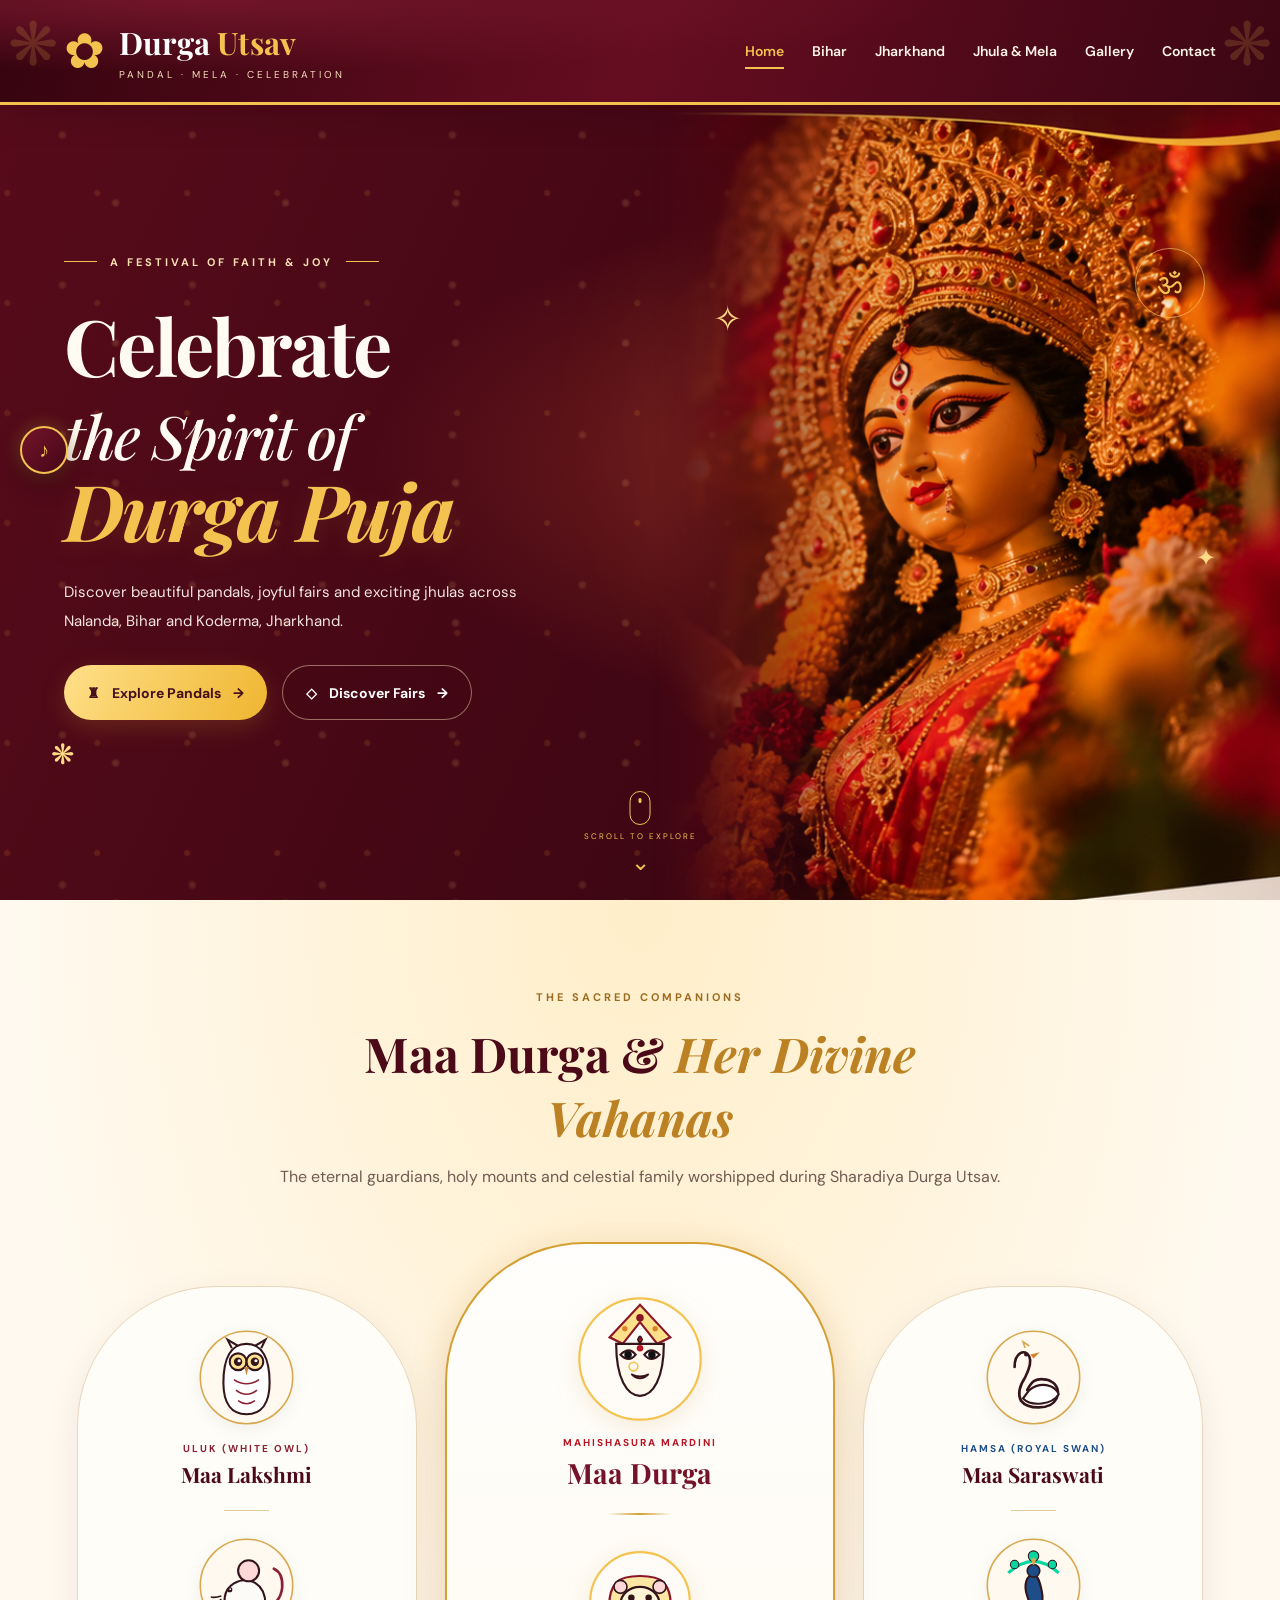
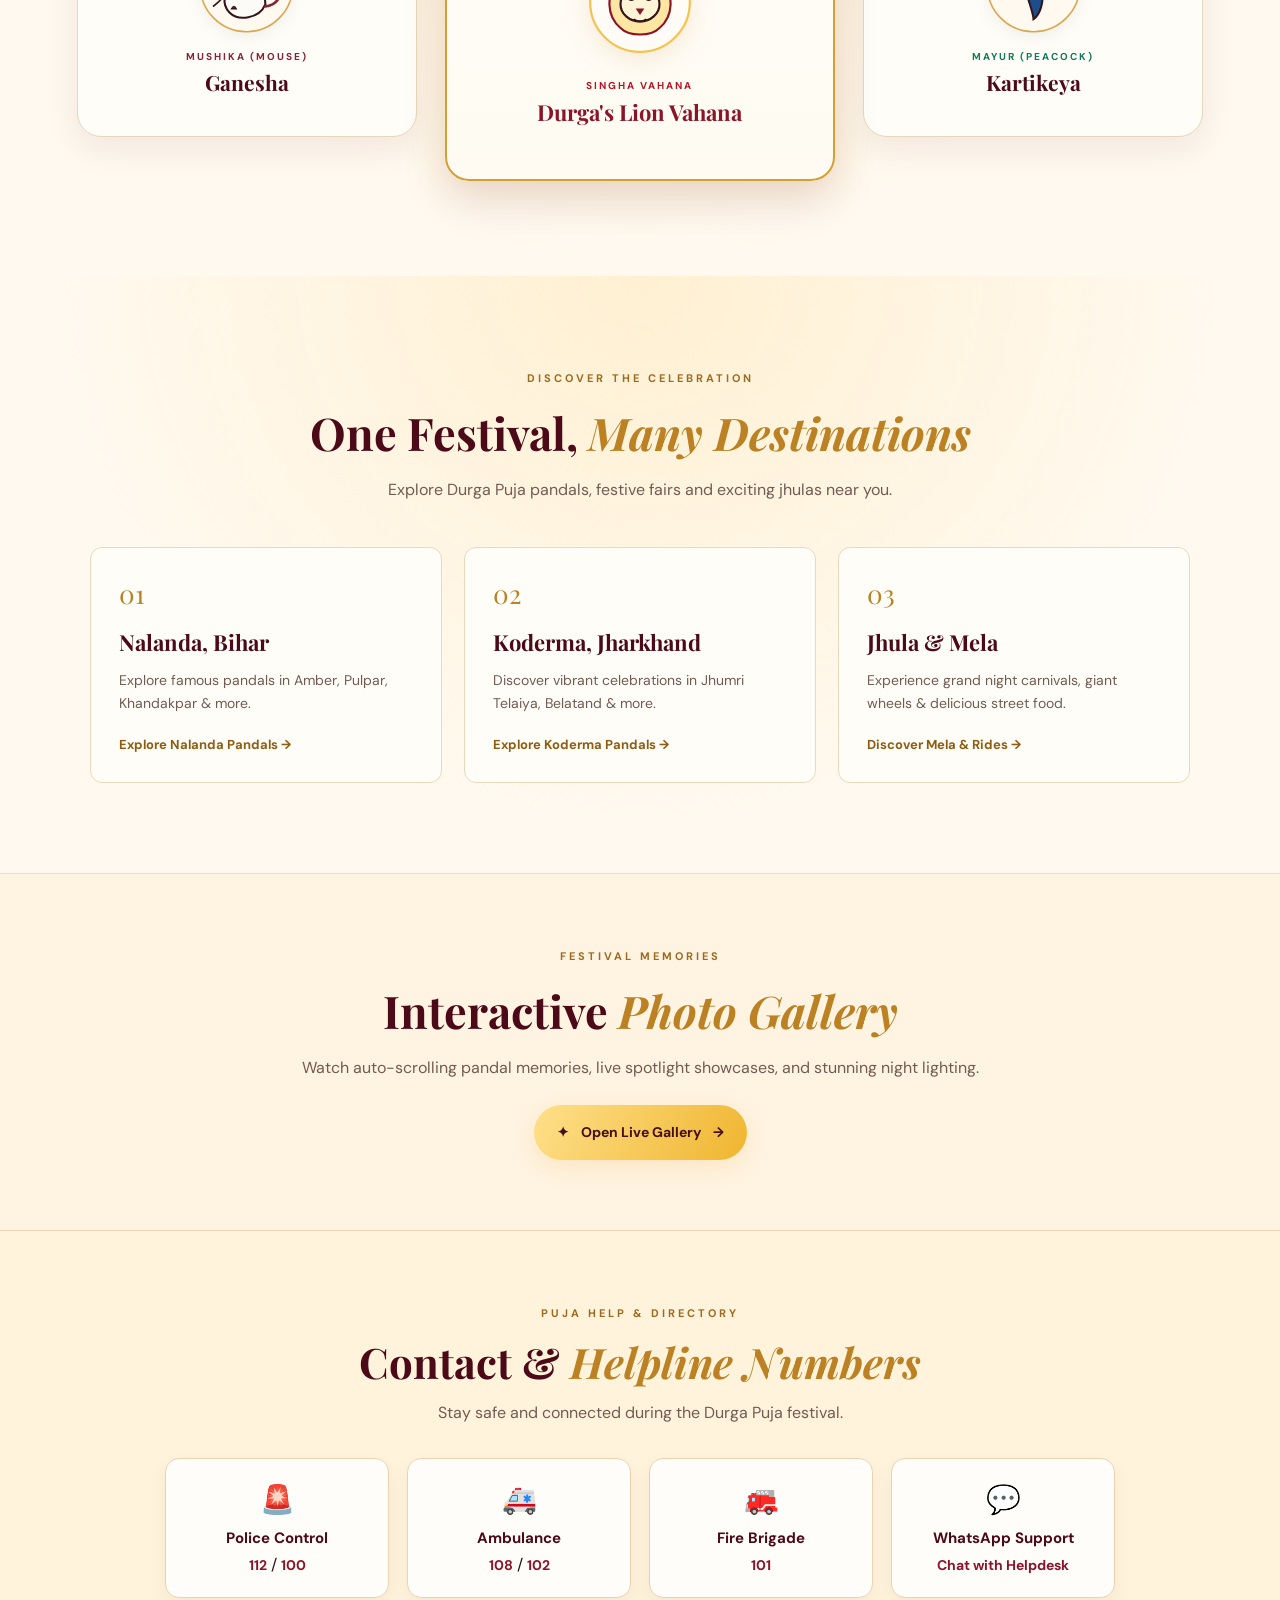
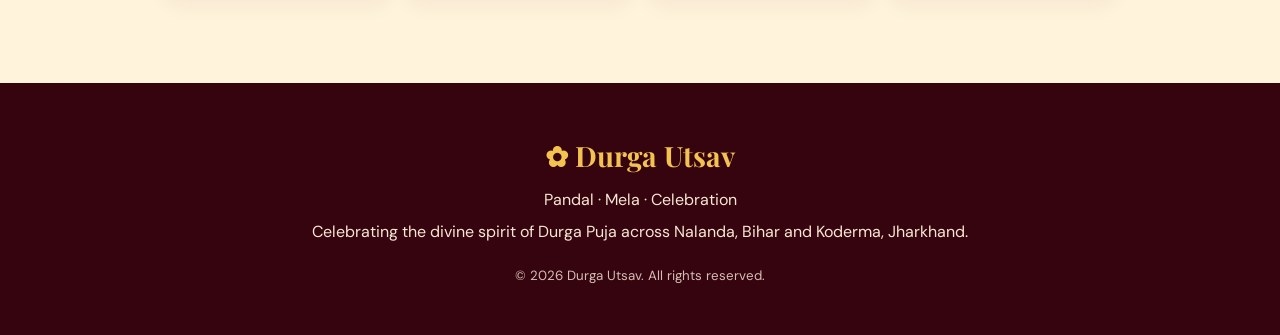
<file: index.html>
<!DOCTYPE html>
<html lang="en">
<head>
    <meta charset="UTF-8">
    <meta name="viewport" content="width=device-width, initial-scale=1.0">
    <title>Durga Utsav | Pandal • Mela • Celebration</title>

    <link rel="preconnect" href="https://fonts.googleapis.com">
    <link href="https://fonts.googleapis.com/css2?family=DM+Sans:wght@400;500;600;700&family=Playfair+Display:wght@500;600;700;800&display=swap" rel="stylesheet">

    <link rel="stylesheet" href="style.css">
</head>
<body>

    <!-- FLOATING MUSIC BUTTON (Persists across pages) -->
    <button class="floating-music-btn" id="musicToggle" aria-label="Toggle festive music" title="Play / Pause Festive Song">
        <span class="music-icon">♪</span>
    </button>
    <!-- Background Audio element: Place your mp3 at audio/song.mp3 -->
    <audio id="bgAudio" src="WhatsApp Audio 2026-10-17 at 12.46.02 PM.mpeg" loop preload="auto" ></audio>

    <!-- NAVBAR -->
    <header class="navbar">
        <a href="index.html" class="logo">
            <span class="logo-flower">✿</span>
            <span class="logo-text">
                <span class="logo-name">Durga <b>Utsav</b></span>
                <small>PANDAL · MELA · CELEBRATION</small>
            </span>
        </a>

        <button class="menu-toggle" id="menuToggle"
                aria-label="Toggle navigation"
                aria-expanded="false">
            ☰
        </button>

        <nav class="nav-links" id="navLinks">
            <a href="index.html" class="active">Home</a>

            <div class="dropdown">
                <a href="nalanda.html" class="drop-link">Bihar </a>
                <!-- <div class="dropdown-menu">
                    <a href="nalanda.html">Nalanda</a>
                    <a href="#destinations">Other Areas</a>
                </div> -->
            </div>

            <div class="dropdown">
                <a href="koderma.html" class="drop-link">Jharkhand </a>
                <!-- <div class="dropdown-menu">
                    <a href="koderma.html">Koderma</a>
                    <a href="#destinations">Other Areas</a>
                </div> -->
            </div>

            <a href="mela.html">Jhula &amp; Mela</a>
            <a href="gallery.html">Gallery</a>
            <a href="#contact">Contact</a>
        </nav>
    </header>

    <!-- HERO SECTION -->
    <main>
        <section class="hero">

            <div class="hero-glow"></div>
            <div class="decor decor-one">✧</div>
            <div class="decor decor-two">✦</div>
            <div class="decor decor-three">❋</div>

            <div class="hero-content">
                <div class="eyebrow">
                    <span></span>
                    A FESTIVAL OF FAITH &amp; JOY
                    <span></span>
                </div>

                <h1>
                    Celebrate<br>
                    <em>the Spirit of</em><br>
                    <span class="gold-text">Durga Puja</span>
                </h1>

                <p class="hero-description">
                    Discover beautiful pandals, joyful fairs and
                    exciting jhulas across Nalanda, Bihar and
                    Koderma, Jharkhand.
                </p>

                <div class="hero-buttons">
                    <a href="nalanda.html" class="btn btn-primary">
                        <span>♜</span> Explore Pandals <span>→</span>
                    </a>

                    <a href="mela.html" class="btn btn-outline">
                        <span>◇</span> Discover Fairs <span>→</span>
                    </a>
                </div>
            </div>

            <!-- MAA DURGA IMAGE -->
            <div class="hero-image">
                <div class="image-frame">
                    <img
                        src="durga.png"
                        alt="Beautiful Maa Durga idol decorated for Durga Puja"
                        onerror="this.src='images/durga-idol.jpg'"
                    >
                </div>
                <div class="image-decoration">ॐ</div>
            </div>

            <a href="#vahanas" class="scroll-down" aria-label="Scroll down">
                <span></span>
                <small>SCROLL TO EXPLORE</small>
                <b>⌄</b>
            </a>
        </section>

        <!-- DIVINE VAHANAS & DEITIES SECTION (Screenshot ke anusaar) -->
        <section class="vahanas-section" id="vahanas">
            <div class="vahanas-header">
                <span class="section-label">THE SACRED COMPANIONS</span>
                <h2>Maa Durga &amp; <span>Her Divine Vahanas</span></h2>
                <p>The eternal guardians, holy mounts and celestial family worshipped during Sharadiya Durga Utsav.</p>
            </div>

            <div class="vahanas-container">

                <!-- LEFT CARD: MAA LAKSHMI (OWL) & GANESHA (MOUSE) -->
                <article class="vahana-card left-card">
                    <div class="vahana-item">
                        <div class="vahana-art">
                            <svg viewBox="0 0 100 100" class="folk-svg" aria-hidden="true">
                                <circle cx="50" cy="50" r="44" fill="#fff9f0" stroke="#d8a84e" stroke-width="1.5"/>
                                <path d="M50 18 C35 18 28 32 28 55 C28 75 36 85 50 85 C64 85 72 75 72 55 C72 32 65 18 50 18 Z" fill="#ffffff" stroke="#33151b" stroke-width="2"/>
                                <path d="M38 52 Q50 60 62 52" stroke="#8b2234" stroke-width="1.5" fill="none"/>
                                <path d="M40 62 Q50 70 60 62" stroke="#8b2234" stroke-width="1.5" fill="none"/>
                                <path d="M42 72 Q50 78 58 72" stroke="#8b2234" stroke-width="1.5" fill="none"/>
                                <circle cx="42" cy="35" r="8" fill="#ffe394" stroke="#33151b" stroke-width="2"/>
                                <circle cx="42" cy="35" r="4" fill="#33151b"/>
                                <circle cx="43" cy="34" r="1.5" fill="#ffffff"/>
                                <circle cx="58" cy="35" r="8" fill="#ffe394" stroke="#33151b" stroke-width="2"/>
                                <circle cx="58" cy="35" r="4" fill="#33151b"/>
                                <circle cx="59" cy="34" r="1.5" fill="#ffffff"/>
                                <path d="M48 40 L52 40 L50 48 Z" fill="#d9822b"/>
                                <path d="M36 22 L32 14 L42 20" stroke="#33151b" stroke-width="2" fill="none"/>
                                <path d="M64 22 L68 14 L58 20" stroke="#33151b" stroke-width="2" fill="none"/>
                            </svg>
                        </div>
                        <span class="vahana-sub">ULUK (WHITE OWL)</span>
                        <h3>Maa Lakshmi</h3>
                    </div>

                    <div class="vahana-divider"></div>

                    <div class="vahana-item">
                        <div class="vahana-art">
                            <svg viewBox="0 0 100 100" class="folk-svg" aria-hidden="true">
                                <circle cx="50" cy="50" r="44" fill="#fff9f0" stroke="#d8a84e" stroke-width="1.5"/>
                                <path d="M68 68 C68 48 52 40 38 48 C28 54 26 68 34 76 C42 84 62 82 68 68 Z" fill="#fcfbf7" stroke="#33151b" stroke-width="2"/>
                                <circle cx="52" cy="36" r="10" fill="#ffd8d8" stroke="#33151b" stroke-width="2"/>
                                <circle cx="34" cy="54" r="2.5" fill="#33151b"/>
                                <circle cx="34.5" cy="53.5" r="0.8" fill="#fff"/>
                                <path d="M26 60 Q20 62 16 61" stroke="#33151b" stroke-width="1.5" fill="none"/>
                                <path d="M26 63 Q21 68 18 70" stroke="#33151b" stroke-width="1.5" fill="none"/>
                                <path d="M68 70 Q82 68 84 52 Q85 38 76 34" stroke="#8b2234" stroke-width="2.5" fill="none" stroke-linecap="round"/>
                                <path d="M36 72 Q38 68 40 72 Z" fill="#ffbe2e" stroke="#33151b" stroke-width="1.5"/>
                            </svg>
                        </div>
                        <span class="vahana-sub">MUSHIKA (MOUSE)</span>
                        <h3>Ganesha</h3>
                    </div>
                </article>

                <!-- CENTER CARD: MAA DURGA & SINGHA VAHANA -->
                <article class="vahana-card center-card">
                    <div class="vahana-item">
                        <div class="vahana-art main-deity">
                            <svg viewBox="0 0 120 120" class="folk-svg-large" aria-hidden="true">
                                <circle cx="60" cy="60" r="56" fill="#fffcf7" stroke="#f4c34f" stroke-width="2"/>
                                <path d="M32 40 L60 10 L88 40 L76 46 L60 26 L44 46 Z" fill="#ffe08a" stroke="#8b1528" stroke-width="2"/>
                                <circle cx="60" cy="22" r="3.5" fill="#8b1528"/>
                                <circle cx="46" cy="32" r="2.5" fill="#d9822b"/>
                                <circle cx="74" cy="32" r="2.5" fill="#d9822b"/>
                                <path d="M38 46 C38 78 48 94 60 94 C72 94 82 78 82 46 Z" fill="#fff8ed" stroke="#33151b" stroke-width="2"/>
                                <path d="M42 56 Q50 48 56 56 Q50 64 42 56 Z" fill="#ffffff" stroke="#33151b" stroke-width="2"/>
                                <circle cx="49" cy="56" r="3.5" fill="#111"/>
                                <path d="M64 56 Q70 48 78 56 Q70 64 64 56 Z" fill="#ffffff" stroke="#33151b" stroke-width="2"/>
                                <circle cx="71" cy="56" r="3.5" fill="#111"/>
                                <path d="M58 42 Q60 36 62 42 Q60 48 58 42 Z" fill="#b81424" stroke="#33151b" stroke-width="1.5"/>
                                <circle cx="60" cy="50" r="3" fill="#b81424"/>
                                <circle cx="54" cy="67" r="4" stroke="#f4c34f" stroke-width="1.5" fill="none"/>
                                <path d="M52 74 Q60 78 68 74 Q60 82 52 74 Z" fill="#c41e3a" stroke="#33151b" stroke-width="1.5"/>
                            </svg>
                        </div>
                        <span class="vahana-sub red-sub">MAHISHASURA MARDINI</span>
                        <h3 class="main-title">Maa Durga</h3>
                    </div>

                    <div class="vahana-divider gold-div"></div>

                    <div class="vahana-item">
                        <div class="vahana-art main-vahana">
                            <svg viewBox="0 0 120 100" class="folk-svg-large" aria-hidden="true">
                                <circle cx="60" cy="50" r="46" fill="#fffcf7" stroke="#f4c34f" stroke-width="2"/>
                                <path d="M38 32 C30 42 28 62 42 74 C50 82 70 82 78 74 C92 62 90 42 82 32 C74 24 46 24 38 32 Z" fill="#ffe7a3" stroke="#8b1528" stroke-width="2"/>
                                <ellipse cx="60" cy="52" rx="18" ry="16" fill="#fff5d6" stroke="#33151b" stroke-width="2"/>
                                <circle cx="52" cy="46" r="3" fill="#33151b"/>
                                <circle cx="68" cy="46" r="3" fill="#33151b"/>
                                <path d="M56 56 L64 56 L60 62 Z" fill="#8b1528"/>
                                <path d="M54 66 Q60 70 66 66" stroke="#33151b" stroke-width="2" fill="none"/>
                                <circle cx="42" cy="36" r="6" fill="#ffd8d8" stroke="#33151b" stroke-width="1.5"/>
                                <circle cx="78" cy="36" r="6" fill="#ffd8d8" stroke="#33151b" stroke-width="1.5"/>
                            </svg>
                        </div>
                        <span class="vahana-sub red-sub">SINGHA VAHANA</span>
                        <h3 class="highlight-text">Durga's Lion Vahana</h3>
                    </div>
                </article>

                <!-- RIGHT CARD: MAA SARASWATI (SWAN) & KARTIKEYA (PEACOCK) -->
                <article class="vahana-card right-card">
                    <div class="vahana-item">
                        <div class="vahana-art">
                            <svg viewBox="0 0 100 100" class="folk-svg" aria-hidden="true">
                                <circle cx="50" cy="50" r="44" fill="#fff9f0" stroke="#d8a84e" stroke-width="1.5"/>
                                <path d="M32 40 C32 26 42 22 46 30 C48 34 46 42 42 50 C38 56 34 64 38 72 C44 80 66 82 72 70 C76 60 70 54 62 52 C52 50 48 54 44 62" fill="none" stroke="#33151b" stroke-width="2.5" stroke-linecap="round"/>
                                <path d="M40 70 C48 78 68 76 74 66 C70 56 56 54 46 62 Z" fill="#ffffff" stroke="#33151b" stroke-width="2"/>
                                <path d="M47 28 L56 26 L50 32 Z" fill="#d9822b"/>
                                <circle cx="43" cy="28" r="2" fill="#33151b"/>
                                <path d="M42 22 L40 16 L46 20" stroke="#d8a84e" stroke-width="1.5" fill="none"/>
                            </svg>
                        </div>
                        <span class="vahana-sub blue-sub">HAMSA (ROYAL SWAN)</span>
                        <h3>Maa Saraswati</h3>
                    </div>

                    <div class="vahana-divider"></div>

                    <div class="vahana-item">
                        <div class="vahana-art">
                            <svg viewBox="0 0 100 100" class="folk-svg" aria-hidden="true">
                                <circle cx="50" cy="50" r="44" fill="#fff9f0" stroke="#d8a84e" stroke-width="1.5"/>
                                <path d="M26 38 Q50 16 74 38" stroke="#06d6a0" stroke-width="3" fill="none"/>
                                <circle cx="32" cy="30" r="4" fill="#06d6a0" stroke="#33151b" stroke-width="1"/>
                                <circle cx="50" cy="22" r="5" fill="#06d6a0" stroke="#33151b" stroke-width="1"/>
                                <circle cx="68" cy="30" r="4" fill="#06d6a0" stroke="#33151b" stroke-width="1"/>
                                <path d="M50 40 C44 40 40 48 44 60 C46 66 50 78 50 82 C56 78 60 66 58 56 C56 46 54 40 50 40 Z" fill="#1d4e89" stroke="#33151b" stroke-width="2"/>
                                <circle cx="50" cy="36" r="6" fill="#1d4e89" stroke="#33151b" stroke-width="1.5"/>
                                <path d="M50 30 L48 24 M50 30 L50 23 M50 30 L52 24" stroke="#d8a84e" stroke-width="1.5"/>
                            </svg>
                        </div>
                        <span class="vahana-sub green-sub">MAYUR (PEACOCK)</span>
                        <h3>Kartikeya</h3>
                    </div>
                </article>

            </div>
        </section>

        <!-- EXPLORE DESTINATIONS SECTION -->
        <section class="welcome" id="destinations">
            <span class="section-label">DISCOVER THE CELEBRATION</span>
            <h2>One Festival, <span>Many Destinations</span></h2>
            <p>Explore Durga Puja pandals, festive fairs and exciting jhulas near you.</p>

            <!-- Search box with live filter
            <label class="search-box">
                <span aria-hidden="true">⌕</span>
                <input
                    type="search"
                    id="homeSearch"
                    placeholder="Search Nalanda, Koderma, Mela..."
                    aria-label="Search festival destinations"
                >
            </label> -->

            <div class="place-grid" id="homePlaceGrid">
                <article class="place-card" id="nalanda" data-search="nalanda bihar pandal celebration">
                    <span>01</span>
                    <h3>Nalanda, Bihar</h3>
                    <p>Explore famous pandals in Amber, Pulpar, Khandakpar &amp; more.</p>
                    <a href="nalanda.html">Explore Nalanda Pandals →</a>
                </article>

                <article class="place-card" id="koderma" data-search="koderma jharkhand pandal celebration">
                    <span>02</span>
                    <h3>Koderma, Jharkhand</h3>
                    <p>Discover vibrant celebrations in Jhumri Telaiya, Belatand &amp; more.</p>
                    <a href="koderma.html">Explore Koderma Pandals →</a>
                </article>

                <article class="place-card" id="mela" data-search="jhula mela fair rides local attractions">
                    <span>03</span>
                    <h3>Jhula &amp; Mela</h3>
                    <p>Experience grand night carnivals, giant wheels &amp; delicious street food.</p>
                    <a href="mela.html">Discover Mela &amp; Rides →</a>
                </article>
            </div>

            <p class="no-results" id="homeNoResults" hidden>No destinations found matching your search.</p>
        </section>

        <!-- GALLERY PREVIEW BANNER -->
        <section class="extra-section gallery-preview-section" id="gallery">
            <span class="section-label">FESTIVAL MEMORIES</span>
            <h2>Interactive <span>Photo Gallery</span></h2>
            <p>Watch auto-scrolling pandal memories, live spotlight showcases, and stunning night lighting.</p>
            <a href="gallery.html" class="btn btn-primary" style="margin-top: 22px;">
                <span>✦</span> Open Live Gallery <span>→</span>
            </a>
        </section>

        <!-- CONTACT & EMERGENCY HELPLINE SECTION -->
        <section class="contact-section" id="contact">
            <div class="contact-card">
                <span class="section-label">PUJA HELP &amp; DIRECTORY</span>
                <h2>Contact &amp; <span>Helpline Numbers</span></h2>
                <p>Stay safe and connected during the Durga Puja festival.</p>

                <div class="helpline-grid">
                    <div class="help-item">
                        <span class="help-icon">🚨</span>
                        <h4>Police Control</h4>
                        <p class="help-number"><a href="tel:112">112</a> / <a href="tel:100">100</a></p>
                    </div>

                    <div class="help-item">
                        <span class="help-icon">🚑</span>
                        <h4>Ambulance</h4>
                        <p class="help-number"><a href="tel:108">108</a> / <a href="tel:102">102</a></p>
                    </div>

                    <div class="help-item">
                        <span class="help-icon">🚒</span>
                        <h4>Fire Brigade</h4>
                        <p class="help-number"><a href="tel:101">101</a></p>
                    </div>

                    <div class="help-item">
                        <span class="help-icon">💬</span>
                        <h4>WhatsApp Support</h4>
                        <p class="help-number"><a href="https://wa.me/" target="_blank" rel="noopener">Chat with Helpdesk</a></p>
                    </div>
                </div>
            </div>
        </section>

        <!-- FOOTER -->
        <footer>
            <a href="index.html" class="footer-logo">✿ Durga Utsav</a>
            <p>Pandal · Mela · Celebration</p>
            <p>Celebrating the divine spirit of Durga Puja across Nalanda, Bihar and Koderma, Jharkhand.</p>
            <small>© 2026 Durga Utsav. All rights reserved.</small>
        </footer>
    </main>
     <!-- SCROLL TO TOP ARROW BUTTON -->
    <button class="back-to-top-btn" id="backToTop" aria-label="Scroll back to top" title="Back to Top">↑ </button>

    <script src="script.js"></script>
    <script src="music.js"></script>

</body>
</html>
</file>
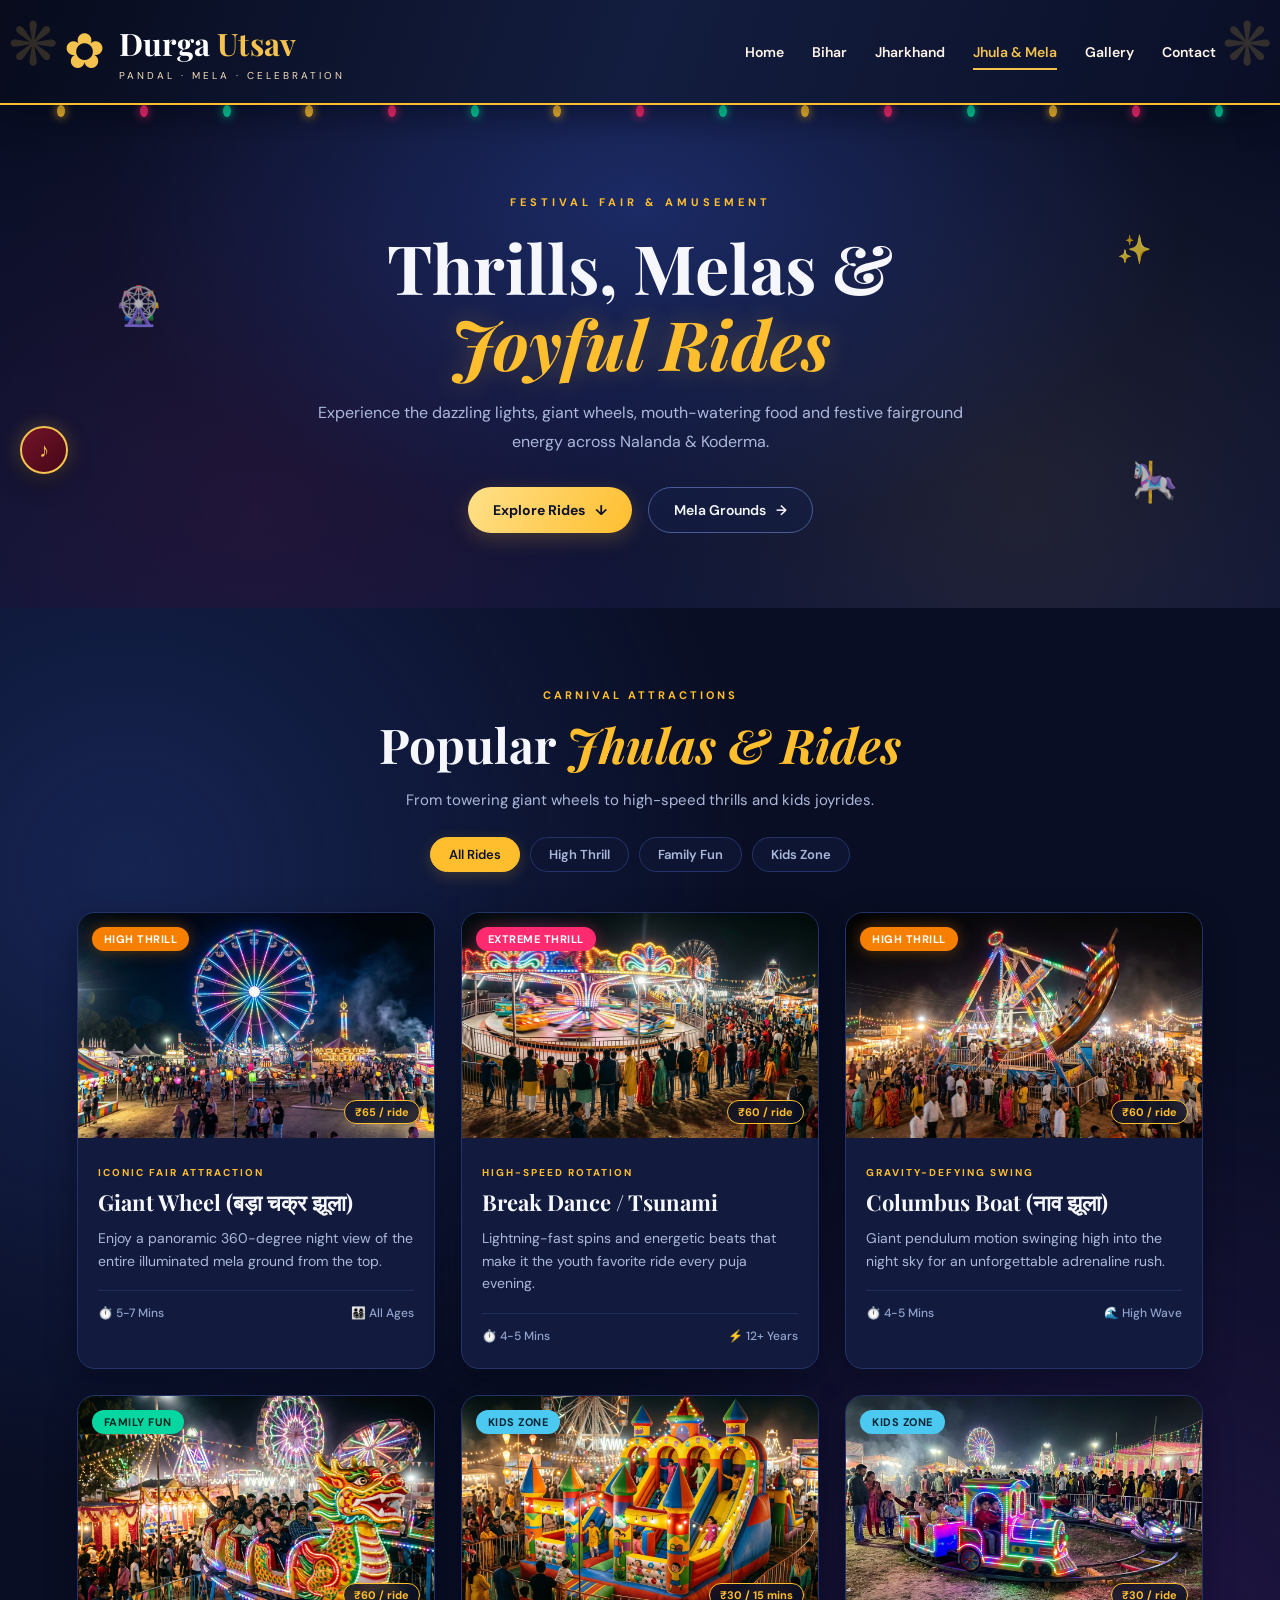
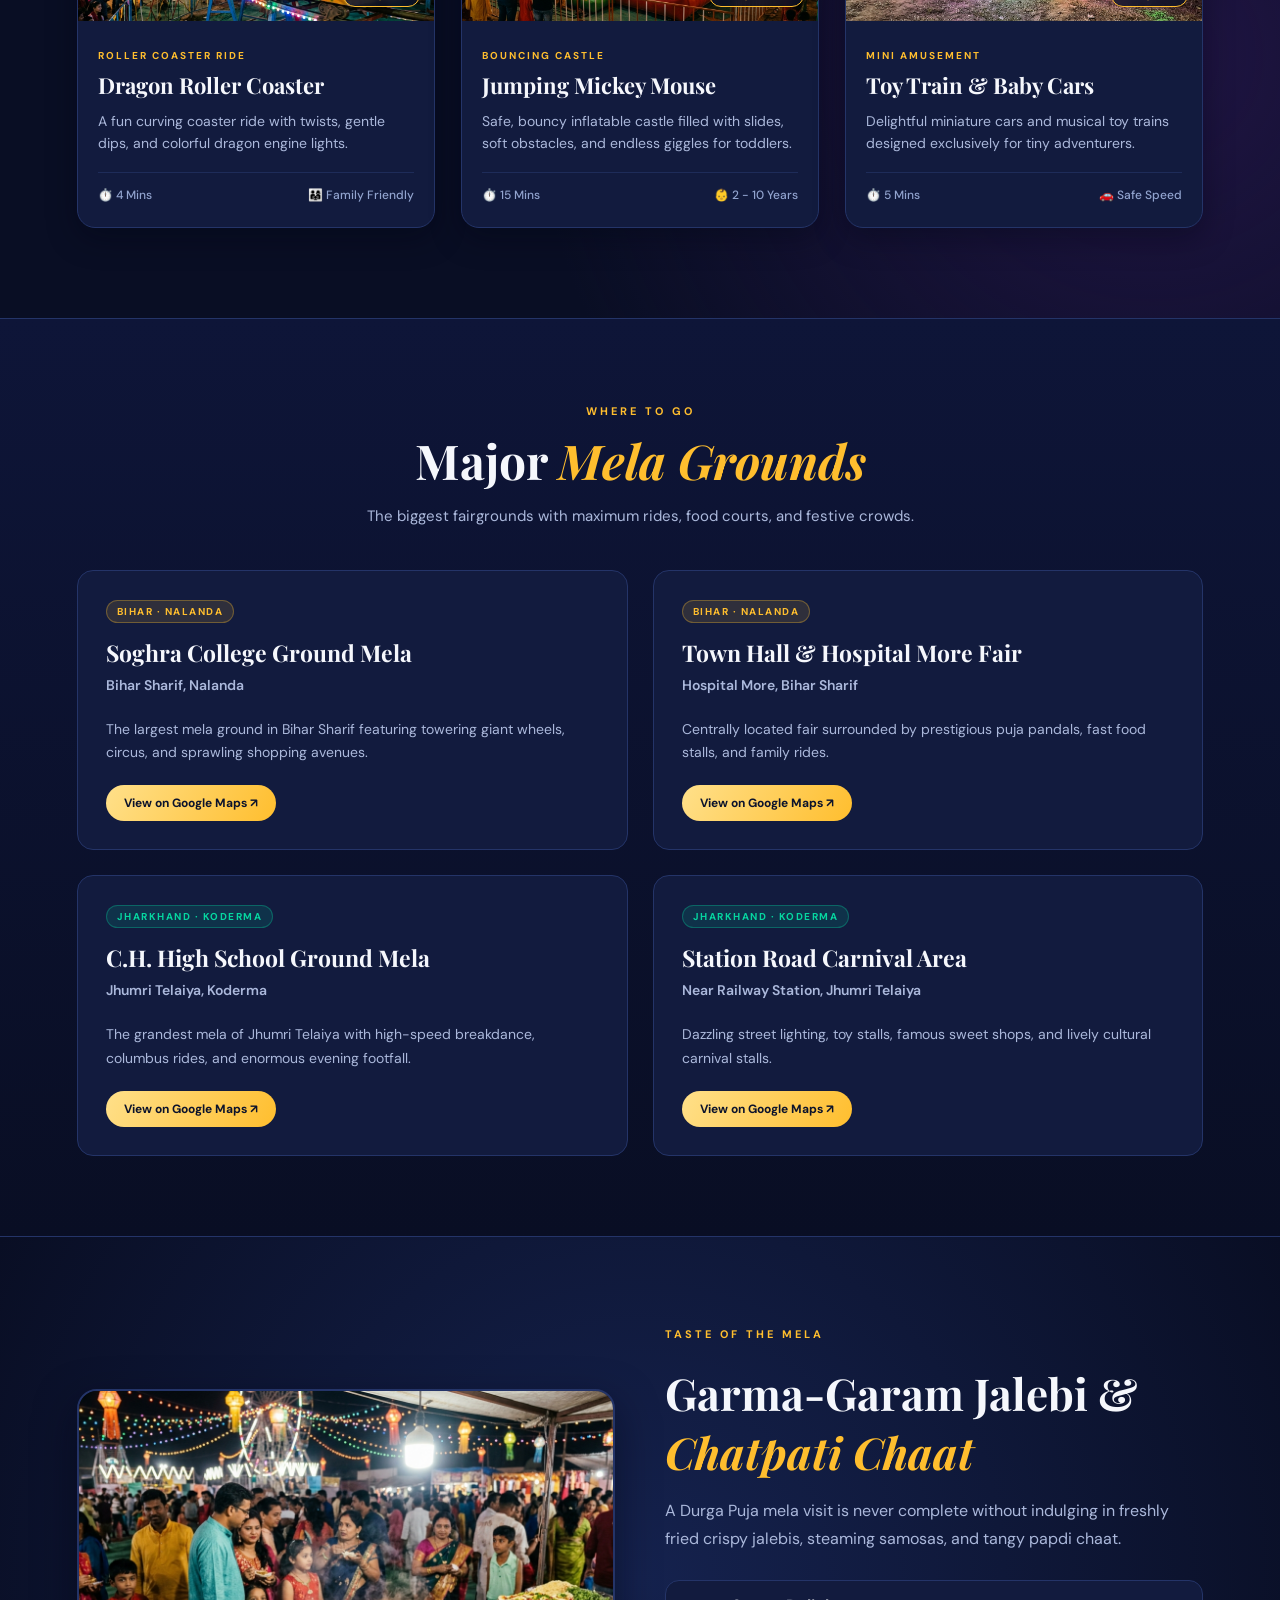
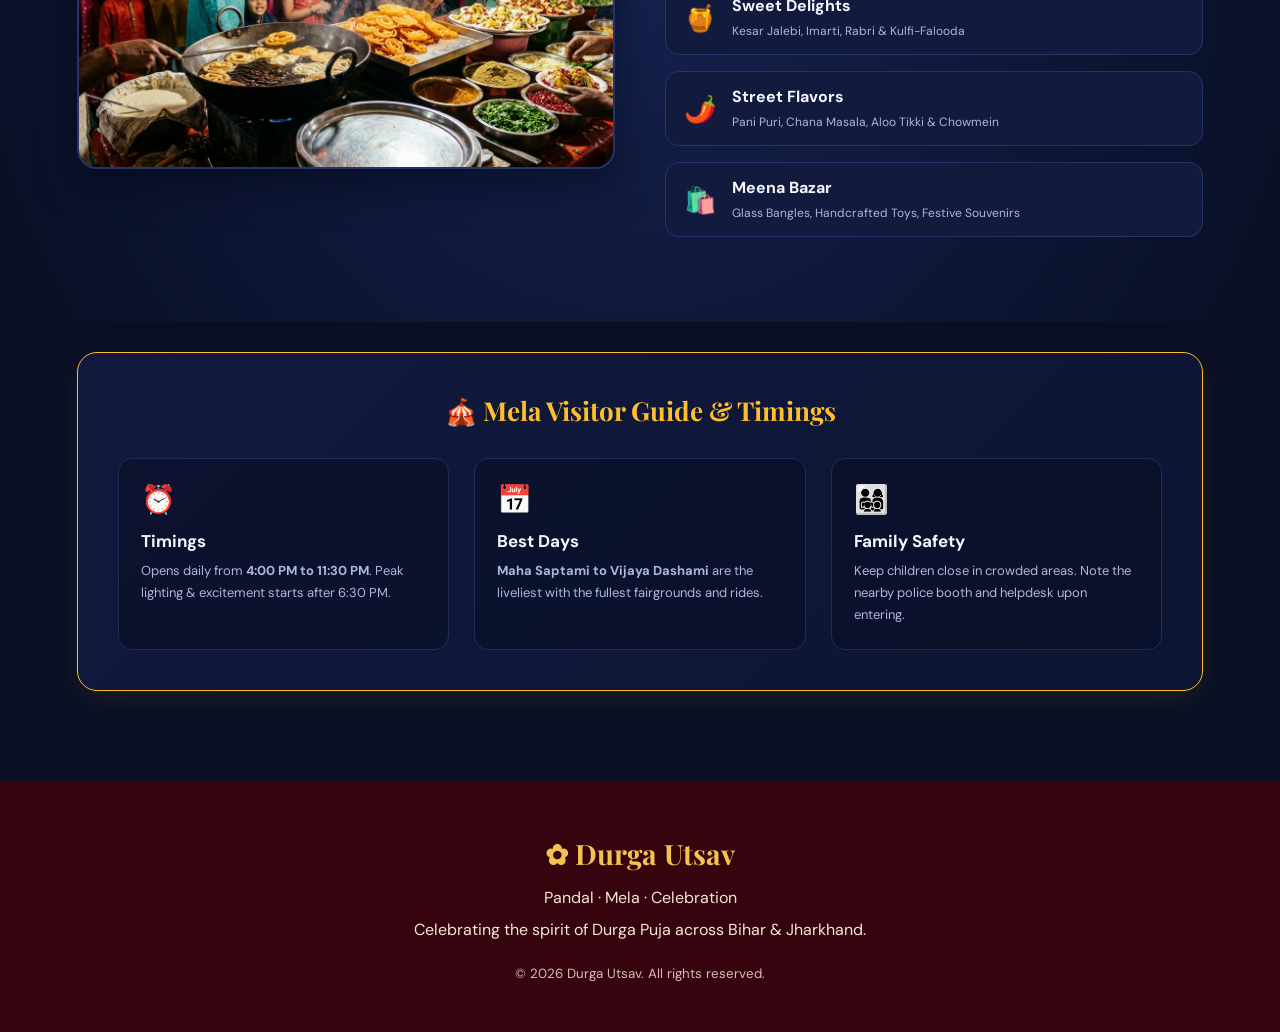
<file: mela.html>
<!DOCTYPE html>
<html lang="en">
<head>
    <meta charset="UTF-8">
    <meta name="viewport" content="width=device-width, initial-scale=1.0">
    <title>Jhula &amp; Mela | Durga Utsav Carnival</title>

    <link rel="preconnect" href="https://fonts.googleapis.com">
    <link href="https://fonts.googleapis.com/css2?family=DM+Sans:wght@400;500;600;700&family=Playfair+Display:wght@500;600;700;800&display=swap" rel="stylesheet">

    <link rel="stylesheet" href="style.css">
    <link rel="stylesheet" href="mela.css">
</head>
<body class="mela-body">
     <!-- FLOATING MUSIC BUTTON (Persists across pages) -->
    <button class="floating-music-btn" id="musicToggle" aria-label="Toggle festive music" title="Play / Pause Festive Song">
        <span class="music-icon">♪</span>
    </button>
    <!-- Background Audio element: Place your mp3 at audio/song.mp3 -->
    <audio id="bgAudio" src="WhatsApp Audio 2026-10-17 at 12.46.02 PM.mpeg" loop preload="auto" ></audio>

    <!-- NAVBAR -->
    <header class="navbar mela-navbar">
        <a href="index.html" class="logo">
            <span class="logo-flower">✿</span>
            <span class="logo-text">
                <span class="logo-name">Durga <b>Utsav</b></span>
                <small>PANDAL · MELA · CELEBRATION</small>
            </span>
        </a>

        <button class="menu-toggle" id="menuToggle"
                aria-label="Toggle navigation"
                aria-expanded="false">
            ☰
        </button>

        <nav class="nav-links" id="navLinks">
    <a href="index.html">Home</a>

    <div class="dropdown">
        <a href="nalanda.html" class="drop-link">Bihar </a>
        <!-- <div class="dropdown-menu">
            <a href="nalanda.html">Nalanda</a>
            <a href="index.html#destinations">Other Areas</a>
        </div> -->
    </div>

    <div class="dropdown">
        <a href="koderma.html" class="drop-link">Jharkhand </a>
        <!-- <div class="dropdown-menu">
            <a href="koderma.html">Koderma</a>
            <a href="index.html#destinations">Other Areas</a>
        </div> -->
    </div>

    <a href="mela.html" class="active">Jhula &amp; Mela</a>
    <a href="gallery.html">Gallery</a>
    <a href="index.html#contact">Contact</a>
</nav>
    </header>

    <main>
        <!-- NIGHT CARNIVAL HERO -->
        <section class="carnival-hero">
            <div class="fairy-lights">
                <span></span><span></span><span></span><span></span><span></span>
                <span></span><span></span><span></span><span></span><span></span>
                <span></span><span></span><span></span><span></span><span></span>
            </div>

            <span class="carnival-eyebrow">FESTIVAL FAIR &amp; AMUSEMENT</span>
            <h1>Thrills, Melas &amp;<br><span class="neon-gold">Joyful Rides</span></h1>
            <p>Experience the dazzling lights, giant wheels, mouth-watering food and festive fairground energy across Nalanda &amp; Koderma.</p>

            <div class="hero-action-buttons">
                <a href="#rides" class="btn-carnival-primary">Explore Rides <span>↓</span></a>
                <a href="#grounds" class="btn-carnival-outline">Mela Grounds <span>→</span></a>
            </div>

            <!-- Floating fair ornaments -->
            <span class="fair-ornament ornament-1">🎡</span>
            <span class="fair-ornament ornament-2">✨</span>
            <span class="fair-ornament ornament-3">🎠</span>
        </section>

        <!-- RIDES & ATTRACTIONS SECTION -->
        <section class="rides-section" id="rides">
            <div class="carnival-heading">
                <span class="carnival-tag">CARNIVAL ATTRACTIONS</span>
                <h2>Popular <span>Jhulas &amp; Rides</span></h2>
                <p>From towering giant wheels to high-speed thrills and kids joyrides.</p>

                <!-- Filter Pills -->
                <div class="ride-filters" id="rideFilters">
                    <button class="filter-pill active" data-filter="all">All Rides</button>
                    <button class="filter-pill" data-filter="high">High Thrill</button>
                    <button class="filter-pill" data-filter="family">Family Fun</button>
                    <button class="filter-pill" data-filter="kids">Kids Zone</button>
                </div>
            </div>

            <div class="rides-grid" id="ridesGrid">

                <!-- Ride 1: Giant Wheel -->
                <article class="ride-card" data-category="high family">
                    <div class="ride-photo">
                        <img src="giant-wheel.jpg" alt="Illuminated Giant Ferris Wheel at Durga Puja Mela">
                        <span class="thrill-badge high">High Thrill</span>
                        <span class="price-tag">₹65 / ride</span>
                    </div>
                    <div class="ride-info">
                        <span class="ride-category-text">ICONIC FAIR ATTRACTION</span>
                        <h3>Giant Wheel (बड़ा चक्र झूला)</h3>
                        <p>Enjoy a panoramic 360-degree night view of the entire illuminated mela ground from the top.</p>
                        <div class="ride-meta">
                            <span>⏱️ 5-7 Mins</span>
                            <span>👨‍👩‍👧‍👦 All Ages</span>
                        </div>
                    </div>
                </article>

                <!-- Ride 2: Break Dance -->
                <article class="ride-card" data-category="high">
                    <div class="ride-photo">
                        <img src="break-dance.jpg" alt="Break Dance spinning amusement ride with colorful lights">
                        <span class="thrill-badge extreme">Extreme Thrill</span>
                        <span class="price-tag">₹60 / ride</span>
                    </div>
                    <div class="ride-info">
                        <span class="ride-category-text">HIGH-SPEED ROTATION</span>
                        <h3>Break Dance / Tsunami</h3>
                        <p>Lightning-fast spins and energetic beats that make it the youth favorite ride every puja evening.</p>
                        <div class="ride-meta">
                            <span>⏱️ 4-5 Mins</span>
                            <span>⚡ 12+ Years</span>
                        </div>
                    </div>
                </article>

                <!-- Ride 3: Columbus Boat -->
                <article class="ride-card" data-category="high">
                    <div class="ride-photo">
                        <img src="columbus.jpg" alt="Columbus Pirate Ship swinging boat ride">
                        <span class="thrill-badge high">High Thrill</span>
                        <span class="price-tag">₹60 / ride</span>
                    </div>
                    <div class="ride-info">
                        <span class="ride-category-text">GRAVITY-DEFYING SWING</span>
                        <h3>Columbus Boat (नाव झूला)</h3>
                        <p>Giant pendulum motion swinging high into the night sky for an unforgettable adrenaline rush.</p>
                        <div class="ride-meta">
                            <span>⏱️ 4-5 Mins</span>
                            <span>🌊 High Wave</span>
                        </div>
                    </div>
                </article>

                <!-- Ride 4: Dragon Train -->
<article class="ride-card" data-category="family kids">
    <div class="ride-photo">
        <img src="dragon-train.jpg" alt="Dragon Roller Coaster fairground ride with lights">
        <span class="thrill-badge family">Family Fun</span>
        <span class="price-tag">₹60 / ride</span>
    </div>
    <div class="ride-info">
        <span class="ride-category-text">ROLLER COASTER RIDE</span>
        <h3>Dragon Roller Coaster</h3>
        <p>A fun curving coaster ride with twists, gentle dips, and colorful dragon engine lights.</p>
        <div class="ride-meta">
            <span>⏱️ 4 Mins</span>
            <span>👨‍👩‍👧 Family Friendly</span>
        </div>
    </div>
</article>

<!-- Ride 5: Mickey Mouse Bouncing -->
<article class="ride-card" data-category="kids">
    <div class="ride-photo">
        <img src="mickey-mouse.jpg" alt="Kids Jumping Mickey Mouse inflatable bouncing castle">
        <span class="thrill-badge kids">Kids Zone</span>
        <span class="price-tag">₹30 / 15 mins</span>
    </div>
    <div class="ride-info">
        <span class="ride-category-text">BOUNCING CASTLE</span>
        <h3>Jumping Mickey Mouse</h3>
        <p>Safe, bouncy inflatable castle filled with slides, soft obstacles, and endless giggles for toddlers.</p>
        <div class="ride-meta">
            <span>⏱️ 15 Mins</span>
            <span>👶 2 - 10 Years</span>
        </div>
    </div>
</article>

<!-- Ride 6: Toy Train & Baby Cars -->
<article class="ride-card" data-category="kids">
    <div class="ride-photo">
        <img src="toy-train.jpg" alt="Kids miniature toy train and baby cars amusement ride">
        <span class="thrill-badge kids">Kids Zone</span>
        <span class="price-tag">₹30 / ride</span>
    </div>
    <div class="ride-info">
        <span class="ride-category-text">MINI AMUSEMENT</span>
        <h3>Toy Train &amp; Baby Cars</h3>
        <p>Delightful miniature cars and musical toy trains designed exclusively for tiny adventurers.</p>
        <div class="ride-meta">
            <span>⏱️ 5 Mins</span>
            <span>🚗 Safe Speed</span>
        </div>
    </div>
</article>

            </div>
        </section>

        <!-- FAMOUS MELA GROUNDS -->
        <section class="grounds-section" id="grounds">
            <div class="carnival-heading">
                <span class="carnival-tag">WHERE TO GO</span>
                <h2>Major <span>Mela Grounds</span></h2>
                <p>The biggest fairgrounds with maximum rides, food courts, and festive crowds.</p>
            </div>

            <div class="grounds-grid">
                <!-- Nalanda Grounds -->
                <article class="ground-card">
                    <span class="ground-tag bihar-tag">BIHAR · NALANDA</span>
                    <h3>Soghra College Ground Mela</h3>
                    <p class="ground-area">Bihar Sharif, Nalanda</p>
                    <p>The largest mela ground in Bihar Sharif featuring towering giant wheels, circus, and sprawling shopping avenues.</p>
                    <div class="ground-footer">
                        <a href="https://www.google.com/maps/search/?api=1&query=Soghra+College+Ground+Bihar+Sharif+Nalanda" target="_blank" rel="noopener" class="map-pill">View on Google Maps ↗</a>
                    </div>
                </article>

                <article class="ground-card">
                    <span class="ground-tag bihar-tag">BIHAR · NALANDA</span>
                    <h3>Town Hall &amp; Hospital More Fair</h3>
                    <p class="ground-area">Hospital More, Bihar Sharif</p>
                    <p>Centrally located fair surrounded by prestigious puja pandals, fast food stalls, and family rides.</p>
                    <div class="ground-footer">
                        <a href="https://www.google.com/maps/search/?api=1&query=Town+Hall+Bihar+Sharif+Nalanda" target="_blank" rel="noopener" class="map-pill">View on Google Maps ↗</a>
                    </div>
                </article>

                <!-- Koderma Grounds -->
                <article class="ground-card">
                    <span class="ground-tag jharkhand-tag">JHARKHAND · KODERMA</span>
                    <h3>C.H. High School Ground Mela</h3>
                    <p class="ground-area">Jhumri Telaiya, Koderma</p>
                    <p>The grandest mela of Jhumri Telaiya with high-speed breakdance, columbus rides, and enormous evening footfall.</p>
                    <div class="ground-footer">
                        <a href="https://www.google.com/maps/search/?api=1&query=CH+High+School+Jhumri+Telaiya+Koderma" target="_blank" rel="noopener" class="map-pill">View on Google Maps ↗</a>
                    </div>
                </article>

                <article class="ground-card">
                    <span class="ground-tag jharkhand-tag">JHARKHAND · KODERMA</span>
                    <h3>Station Road Carnival Area</h3>
                    <p class="ground-area">Near Railway Station, Jhumri Telaiya</p>
                    <p>Dazzling street lighting, toy stalls, famous sweet shops, and lively cultural carnival stalls.</p>
                    <div class="ground-footer">
                        <a href="https://www.google.com/maps/search/?api=1&query=Station+Road+Jhumri+Telaiya+Koderma" target="_blank" rel="noopener" class="map-pill">View on Google Maps ↗</a>
                    </div>
                </article>
            </div>
        </section>

        <!-- STREET FOOD & BAZAR SECTION -->
        <section class="food-section" id="food">
            <div class="food-container">
                <div class="food-image">
                    <img src="mela-food.jpg" alt="Delicious hot jalebi and chaat street food stall at Durga Puja mela">
                </div>
                <div class="food-content">
                    <span class="carnival-tag">TASTE OF THE MELA</span>
                    <h2>Garma-Garam Jalebi &amp;<br><span>Chatpati Chaat</span></h2>
                    <p>A Durga Puja mela visit is never complete without indulging in freshly fried crispy jalebis, steaming samosas, and tangy papdi chaat.</p>

                    <div class="food-features">
                        <div class="food-feat-item">
                            <span class="food-icon">🍯</span>
                            <div>
                                <h4>Sweet Delights</h4>
                                <small>Kesar Jalebi, Imarti, Rabri &amp; Kulfi-Falooda</small>
                            </div>
                        </div>

                        <div class="food-feat-item">
                            <span class="food-icon">🌶️</span>
                            <div>
                                <h4>Street Flavors</h4>
                                <small>Pani Puri, Chana Masala, Aloo Tikki &amp; Chowmein</small>
                            </div>
                        </div>

                        <div class="food-feat-item">
                            <span class="food-icon">🛍️</span>
                            <div>
                                <h4>Meena Bazar</h4>
                                <small>Glass Bangles, Handcrafted Toys, Festive Souvenirs</small>
                            </div>
                        </div>
                    </div>
                </div>
            </div>
        </section>

        <!-- TIMINGS & HELPFUL TIPS -->
        <section class="tips-section">
            <div class="tips-box">
                <h3>🎪 Mela Visitor Guide &amp; Timings</h3>
                <div class="tips-grid">
                    <div class="tip-card">
                        <span class="tip-icon">⏰</span>
                        <h4>Timings</h4>
                        <p>Opens daily from <strong>4:00 PM to 11:30 PM</strong>. Peak lighting &amp; excitement starts after 6:30 PM.</p>
                    </div>

                    <div class="tip-card">
                        <span class="tip-icon">📅</span>
                        <h4>Best Days</h4>
                        <p><strong>Maha Saptami to Vijaya Dashami</strong> are the liveliest with the fullest fairgrounds and rides.</p>
                    </div>

                    <div class="tip-card">
                        <span class="tip-icon">👨‍👩‍👧‍👦</span>
                        <h4>Family Safety</h4>
                        <p>Keep children close in crowded areas. Note the nearby police booth and helpdesk upon entering.</p>
                    </div>
                </div>
            </div>
        </section>
    </main>

    <!-- FOOTER -->
    <footer id="contact">
        <a href="index.html" class="footer-logo">✿ Durga Utsav</a>
        <p>Pandal · Mela · Celebration</p>
        <p>Celebrating the spirit of Durga Puja across Bihar &amp; Jharkhand.</p>
        <small>© 2026 Durga Utsav. All rights reserved.</small>
    </footer>
      <!-- SCROLL TO TOP ARROW BUTTON -->
    <button class="back-to-top-btn" id="backToTop" aria-label="Scroll back to top" title="Back to Top">↑ </button>

    <script src="mela.js"></script>
    <script src="music.js"></script>
    <!-- SCROLL TO TOP ARROW BUTTON -->
    <!-- <button class="back-to-top-btn" id="backToTop" aria-label="Scroll back to top" title="Back to Top">↑</button> -->
</body>
</html>
</file>
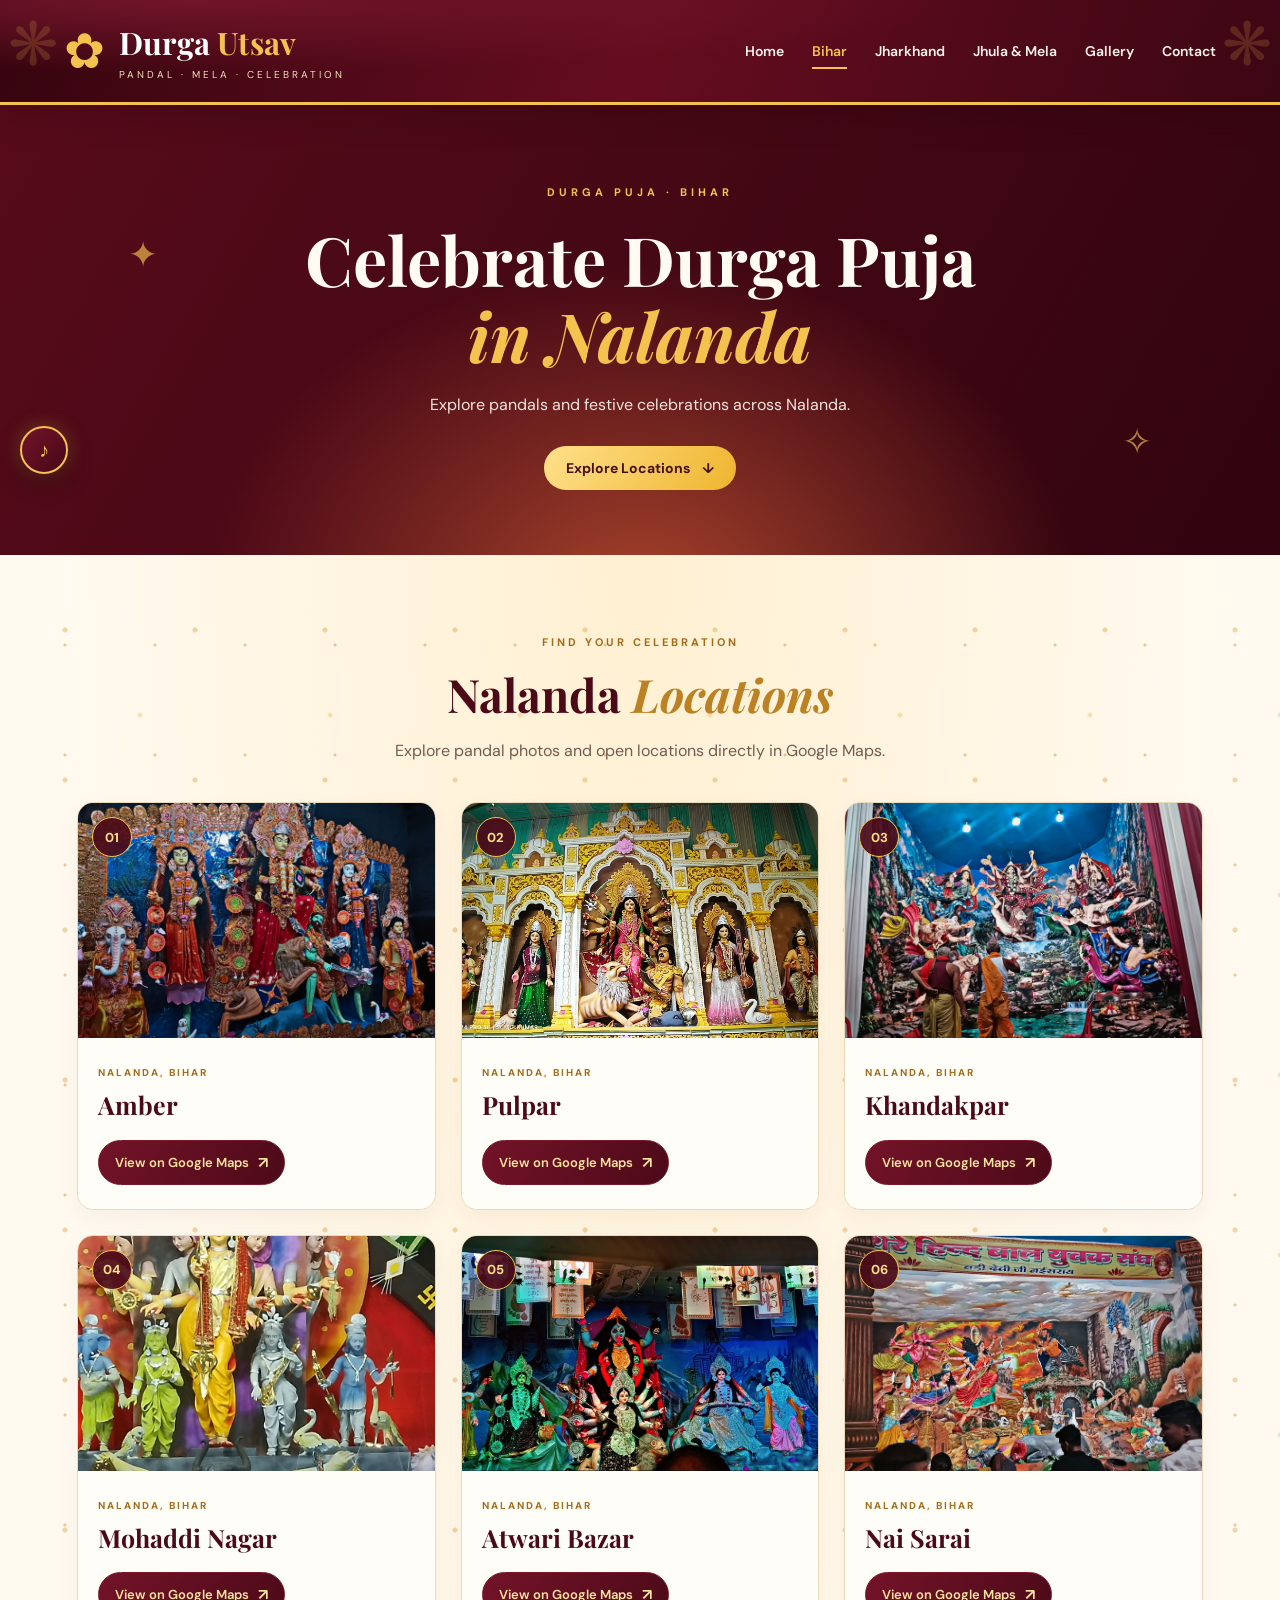
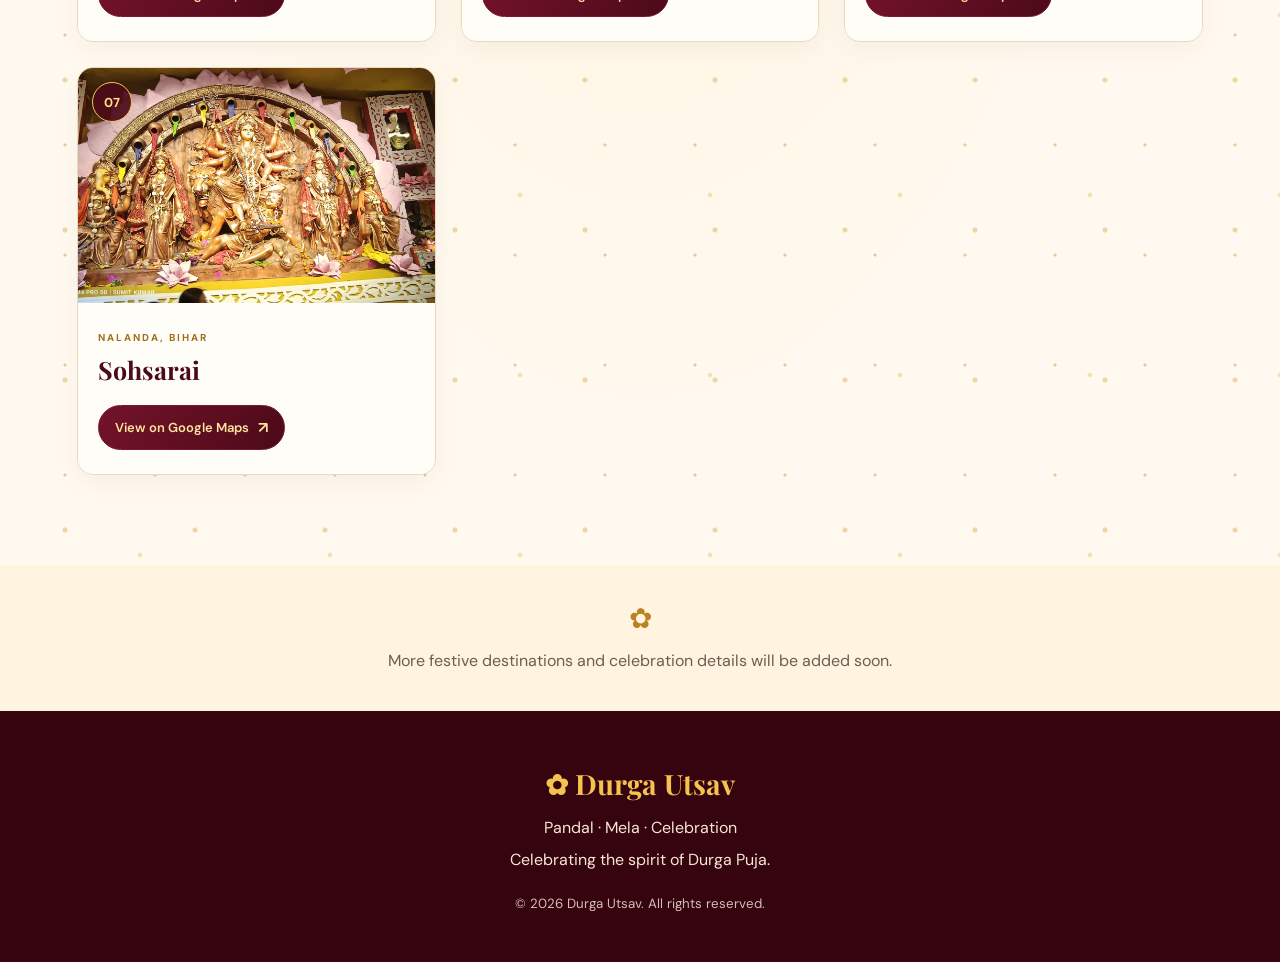
<file: nalanda.html>
<!DOCTYPE html>
<html lang="en">
<head>
    <meta charset="UTF-8">
    <meta name="viewport" content="width=device-width, initial-scale=1.0">
    <title>Nalanda Durga Puja | Durga Utsav</title>

    <link rel="preconnect" href="https://fonts.googleapis.com">
    <link href="https://fonts.googleapis.com/css2?family=DM+Sans:wght@400;500;600;700&family=Playfair+Display:wght@500;600;700;800&display=swap" rel="stylesheet">

    <link rel="stylesheet" href="style.css">
    <link rel="stylesheet" href="nalanda.css">
</head>
<body>
     <!-- FLOATING MUSIC BUTTON (Persists across pages) -->
    <button class="floating-music-btn" id="musicToggle" aria-label="Toggle festive music" title="Play / Pause Festive Song">
        <span class="music-icon">♪</span>
    </button>
    <!-- Background Audio element: Place your mp3 at audio/song.mp3 -->
    <audio id="bgAudio" src="WhatsApp Audio 2026-10-17 at 12.46.02 PM.mpeg" loop preload="auto" ></audio>

    <header class="navbar">
        <a href="index.html" class="logo">
            <span class="logo-flower">✿</span>
            <span class="logo-text">
                <span class="logo-name">Durga <b>Utsav</b></span>
                <small>PANDAL · MELA · CELEBRATION</small>
            </span>
        </a>

        <button class="menu-toggle" id="menuToggle"
                aria-label="Toggle navigation"
                aria-expanded="false">
            ☰
        </button>

        <nav class="nav-links" id="navLinks">
    <a href="index.html">Home</a>

    <div class="dropdown">
        <a href="nalanda.html" class="drop-link active">Bihar </a>
        <!-- <div class="dropdown-menu">
            <a href="nalanda.html">Nalanda</a>
            <a href="index.html#destinations">Other Areas</a>
        </div> -->
    </div>

    <div class="dropdown">
        <a href="koderma.html" class="drop-link">Jharkhand </a>
        <!-- <div class="dropdown-menu">
            <a href="koderma.html">Koderma</a>
            <a href="index.html#destinations">Other Areas</a>
        </div> -->
    </div>

    <a href="mela.html">Jhula &amp; Mela</a>
    <a href="gallery.html">Gallery</a>
    <a href="index.html#contact">Contact</a>
</nav>
    </header>

    <main>
        <section class="nalanda-hero">
            <span class="nalanda-eyebrow">DURGA PUJA · BIHAR</span>
            <h1>Celebrate Durga Puja<br><span>in Nalanda</span></h1>
            <p>Explore pandals and festive celebrations across Nalanda.</p>
            <a href="#locations" class="nalanda-button">Explore Locations <span>↓</span></a>
            <span class="hero-ornament ornament-left">✦</span>
            <span class="hero-ornament ornament-right">✧</span>
        </section>

        <section class="locations-section" id="locations">
            <div class="locations-heading">
                <span class="section-label">FIND YOUR CELEBRATION</span>
                <h2>Nalanda <span>Locations</span></h2>
                <p>Explore pandal photos and open locations directly in Google Maps.</p>
            </div>

            <div class="location-grid" id="locationGrid">

                <!-- Photo placeholder: images/amber.jpg -->
                <article class="location-card" data-location="Amber, Nalanda, Bihar">
                    <div class="location-photo">
                        <div class="photo-placeholder">Add Amber photo</div>
                        <img src="amber.jpg" alt="Durga Puja pandal in Amber, Nalanda">
                        <span class="photo-number">01</span>
                    </div>
                    <div class="location-info">
                        <span class="location-tag">NALANDA, BIHAR</span>
                        <h3>Amber</h3>
                        <a class="map-link" target="_blank" rel="noopener">View on Google Maps <span>↗</span></a>
                    </div>
                </article>

                <!-- Photo placeholder: images/pulpar.jpg -->
                <article class="location-card" data-location="Pulpar, Nalanda, Bihar">
                    <div class="location-photo">
                        <div class="photo-placeholder">Add Pulpar photo</div>
                        <img src="pulpar.jpg" alt="Durga Puja pandal in Pulpar, Nalanda">
                        <span class="photo-number">02</span>
                    </div>
                    <div class="location-info">
                        <span class="location-tag">NALANDA, BIHAR</span>
                        <h3>Pulpar</h3>
                        <a class="map-link" target="_blank" rel="noopener">View on Google Maps <span>↗</span></a>
                    </div>
                </article>

                <!-- Photo placeholder: images/khandakpar.jpg -->
                <article class="location-card" data-location="Khandakpar, Nalanda, Bihar">
                    <div class="location-photo">
                        <div class="photo-placeholder">Add Khandakpar photo</div>
                        <img src="khandak.jpg" alt="Durga Puja pandal in Khandakpar, Nalanda">
                        <span class="photo-number">03</span>
                    </div>
                    <div class="location-info">
                        <span class="location-tag">NALANDA, BIHAR</span>
                        <h3>Khandakpar</h3>
                        <a class="map-link" target="_blank" rel="noopener">View on Google Maps <span>↗</span></a>
                    </div>
                </article>

                <!-- Photo placeholder: images/mohaddi-nagar.jpg -->
                <article class="location-card" data-location="Mohaddi Nagar, Nalanda, Bihar">
                    <div class="location-photo">
                        <div class="photo-placeholder">Add Mohaddi Nagar photo</div>
                        <img src="mohadi.jpg" alt="Durga Puja pandal in Mohaddi Nagar, Nalanda">
                        <span class="photo-number">04</span>
                    </div>
                    <div class="location-info">
                        <span class="location-tag">NALANDA, BIHAR</span>
                        <h3>Mohaddi Nagar</h3>
                        <a class="map-link" target="_blank" rel="noopener">View on Google Maps <span>↗</span></a>
                    </div>
                </article>

                <!-- Photo placeholder: images/atwari-bazar.jpg -->
                <article class="location-card" data-location="Atwari Bazar, Nalanda, Bihar">
                    <div class="location-photo">
                        <div class="photo-placeholder">Add Atwari Bazar photo</div>
                        <img src="atwari.jpg" alt="Durga Puja pandal in Atwari Bazar, Nalanda">
                        <span class="photo-number">05</span>
                    </div>
                    <div class="location-info">
                        <span class="location-tag">NALANDA, BIHAR</span>
                        <h3>Atwari Bazar</h3>
                        <a class="map-link" target="_blank" rel="noopener">View on Google Maps <span>↗</span></a>
                    </div>
                </article>

                <!-- Photo placeholder: images/nai-sarai.jpg -->
                <article class="location-card" data-location="Nai Sarai, Nalanda, Bihar">
                    <div class="location-photo">
                        <div class="photo-placeholder">Add Nai Sarai photo</div>
                        <img src="naisaraii.jpg" alt="Durga Puja pandal in Nai Sarai, Nalanda">
                        <span class="photo-number">06</span>
                    </div>
                    <div class="location-info">
                        <span class="location-tag">NALANDA, BIHAR</span>
                        <h3>Nai Sarai</h3>
                        <a class="map-link" target="_blank" rel="noopener">View on Google Maps <span>↗</span></a>
                    </div>
                </article>

                <!-- Photo placeholder: images/sohsarai.jpg -->
                <article class="location-card" data-location="Sohsarai, Nalanda, Bihar">
                    <div class="location-photo">
                        <div class="photo-placeholder">Add Sohsarai photo</div>
                        <img src="sohsarai.jpg" alt="Durga Puja pandal in Sohsarai, Nalanda">
                        <span class="photo-number">07</span>
                    </div>
                    <div class="location-info">
                        <span class="location-tag">NALANDA, BIHAR</span>
                        <h3>Sohsarai</h3>
                        <a class="map-link" target="_blank" rel="noopener">View on Google Maps <span>↗</span></a>
                    </div>
                </article>

            </div>
        </section>

        <section class="nalanda-note" id="jharkhand">
            <span>✿</span>
            <p>More festive destinations and celebration details will be added soon.</p>
        </section>
    </main>

    <footer id="contact">
        <a href="index.html" class="footer-logo">✿ Durga Utsav</a>
        <p>Pandal · Mela · Celebration</p>
        <p>Celebrating the spirit of Durga Puja.</p>
        <small>© 2026 Durga Utsav. All rights reserved.</small>
    </footer>
      <!-- SCROLL TO TOP ARROW BUTTON -->
    <button class="back-to-top-btn" id="backToTop" aria-label="Scroll back to top" title="Back to Top">↑ </button>

    <script src="nalanda.js"></script>
    <script src="music.js"></script>
    <!-- SCROLL TO TOP ARROW BUTTON -->
    <!--<button class="back-to-top-btn" id="backToTop" aria-label="Scroll back to top" title="Back to Top">↑</button>

</body>
</html>
</file>
<file: style.css>
* {
    margin: 0;
    padding: 0;
    box-sizing: border-box;
}

:root {
    --maroon: #480817;
    --deep-maroon: #31040f;
    --gold: #f4c34f;
    --cream: #fff8e9;
    --text: #fffaf2;
}

html {
    scroll-behavior: smooth;
    scroll-padding-top: 100px;
}

body {
    font-family: "DM Sans", sans-serif;
    background: #fff8ed;
    color: #301019;
}

a {
    text-decoration: none;
}

/* NAVBAR */

.navbar {
    min-height: 105px;
    padding: 18px 5%;
    display: flex;
    justify-content: space-between;
    align-items: center;
    gap: 25px;
    position: relative;
    z-index: 100;
    background:
        radial-gradient(ellipse at 15% 0%, #72152a 0%, transparent 50%),
        linear-gradient(110deg, #35040e, #650d20, #3c0613);
    border-bottom: 3px solid var(--gold);
    box-shadow: 0 8px 30px #27020d40;
}

.navbar::before,
.navbar::after {
    content: "❋";
    position: absolute;
    top: 5px;
    color: #eab94c;
    opacity: 0.18;
    font-size: 60px;
    pointer-events: none;
}

.navbar::before {
    left: 8px;
}

.navbar::after {
    right: 8px;
}

.logo {
    display: flex;
    align-items: center;
    gap: 14px;
    color: white;
    flex-shrink: 0;
    position: relative;
    z-index: 1;
}

.logo-flower {
    font-size: 49px;
    color: var(--gold);
    line-height: 1;
    transition: transform 0.5s;
}

.logo:hover .logo-flower {
    transform: rotate(45deg);
}

.logo-name {
    font-family: "Playfair Display", serif;
    font-size: 31px;
    font-weight: 700;
    letter-spacing: 0.2px;
}

.logo-name b {
    color: var(--gold);
}

.logo-text small {
    display: block;
    margin-top: 5px;
    font-size: 10px;
    letter-spacing: 3px;
    color: #f5dfbd;
}

.nav-links {
    display: flex;
    align-items: center;
    gap: 28px;
    position: relative;
    z-index: 2;
}

.nav-links > a,
.drop-link {
    color: #fff5e9;
    font-size: 14px;
    font-weight: 600;
    padding: 12px 0;
    display: inline-block;
    transition: color 0.3s;
    position: relative;
}

.nav-links > a::after,
.drop-link::after {
    content: "";
    position: absolute;
    left: 0;
    bottom: 3px;
    width: 0;
    height: 2px;
    background: var(--gold);
    transition: width 0.3s;
}

.nav-links > a:hover,
.drop-link:hover,
.nav-links .active {
    color: var(--gold);
}

.nav-links > a:hover::after,
.drop-link:hover::after,
.nav-links .active::after {
    width: 100%;
}

/* DROPDOWN */

.dropdown {
    position: relative;
}

.drop-link span {
    color: var(--gold);
}

.dropdown-menu {
    position: absolute;
    top: 100%;
    left: -15px;
    min-width: 185px;
    padding: 10px;
    border: 1px solid #d7a641;
    border-radius: 8px;
    background: #490918;
    box-shadow: 0 12px 30px #17020b60;
    opacity: 0;
    visibility: hidden;
    transform: translateY(10px);
    transition: 0.25s;
}

.dropdown:hover .dropdown-menu,
.dropdown:focus-within .dropdown-menu {
    opacity: 1;
    visibility: visible;
    transform: translateY(0);
}

.dropdown-menu a {
    display: block;
    padding: 12px;
    color: white;
    border-radius: 5px;
    font-size: 14px;
}

.dropdown-menu a:hover {
    background: #762037;
    color: var(--gold);
}

.menu-toggle {
    display: none;
    border: 1px solid #e8b849;
    color: var(--gold);
    background: transparent;
    font-size: 26px;
    border-radius: 6px;
    padding: 5px 10px;
    cursor: pointer;
}

/* HERO */

.hero {
    min-height: 650px;
    min-height: calc(100svh - 105px);
    position: relative;
    overflow: hidden;
    isolation: isolate;
    display: flex;
    align-items: center;
    padding: 65px 5% 95px;
    color: var(--text);
    background:
        radial-gradient(ellipse at 75% 45%, #8b2b21 0%, transparent 43%),
        linear-gradient(115deg, #570b1a, #390511 75%);
}

.hero::before {
    content: "";
    position: absolute;
    inset: 0;
    z-index: -1;
    background:
        radial-gradient(circle at 8% 80%, #ef9a3625 0 2px, transparent 4px),
        radial-gradient(circle at 48% 20%, #ffd47720 0 2px, transparent 5px),
        radial-gradient(circle at 68% 70%, #ffd47725 0 2px, transparent 5px);
    background-size: 90px 110px, 130px 150px, 170px 140px;
}

.hero-glow {
    position: absolute;
    width: 480px;
    height: 480px;
    right: 10%;
    top: 10%;
    border-radius: 50%;
    background: #f4a42d12;
    filter: blur(70px);
    pointer-events: none;
}

.hero-content {
    position: relative;
    z-index: 3;
    width: 55%;
    max-width: 710px;
    animation: riseUp 1s ease-out both;
}

.eyebrow {
    display: flex;
    align-items: center;
    gap: 13px;
    color: #f8dfb5;
    font-size: 11px;
    font-weight: 700;
    letter-spacing: 3px;
    margin-bottom: 35px;
}

.eyebrow span {
    width: 33px;
    height: 1px;
    background: var(--gold);
}

.hero h1 {
    font-family: "Playfair Display", serif;
    font-size: clamp(48px, 6.1vw, 86px);
    font-weight: 700;
    line-height: 1.06;
    letter-spacing: -2px;
}

.hero h1 em {
    font-size: 0.77em;
    font-weight: 500;
}

.gold-text {
    display: inline-block;
    color: var(--gold);
    font-style: italic;
    text-shadow: 0 5px 25px #f2b54120;
}

.hero-description {
    max-width: 510px;
    margin-top: 26px;
    color: #f4e5df;
    font-size: 15px;
    line-height: 1.9;
}

.hero-buttons {
    display: flex;
    align-items: center;
    flex-wrap: wrap;
    gap: 15px;
    margin-top: 30px;
}

.btn {
    display: inline-flex;
    align-items: center;
    justify-content: center;
    gap: 12px;
    padding: 17px 23px;
    min-height: 55px;
    border-radius: 40px;
    font-size: 14px;
    font-weight: 700;
    transition: transform 0.3s, box-shadow 0.3s, background 0.3s;
}

.btn:hover {
    transform: translateY(-4px);
}

.btn-primary {
    color: #45101a;
    background: linear-gradient(120deg, #ffe08a, #efb52f);
    box-shadow: 0 7px 25px #e8a42e30;
}

.btn-primary:hover {
    box-shadow: 0 10px 30px #e8a42e55;
}

.btn-outline {
    color: white;
    border: 1px solid #f1d5ad80;
    background: #40071355;
}

.btn-outline:hover {
    background: #ffffff12;
    border-color: var(--gold);
}

/* MAA DURGA IMAGE */

.hero-image {
    position: absolute;
    right: 0;
    top: 0;
    width: 49%;
    height: 100%;
    z-index: 1;
    animation: imageReveal 1.2s ease-out both;
}

.image-frame {
    position: absolute;
    inset: 0;
    overflow: hidden;
    -webkit-mask-image: linear-gradient(
        to right,
        transparent 0%,
        black 17%,
        black 100%
    );
    mask-image: linear-gradient(
        to right,
        transparent 0%,
        black 17%,
        black 100%
    );
}

.image-frame::after {
    content: "";
    position: absolute;
    inset: 0;
    background: linear-gradient(
        90deg,
        #4b0715 0%,
        #4b071522 35%,
        transparent 65%,
        #3d071422 100%
    );
    pointer-events: none;
}

.image-frame img {
    width: 100%;
    height: 100%;
    object-fit: cover;
    object-position: center 25%;
    display: block;
    filter: saturate(1.12);
}

.image-decoration {
    position: absolute;
    right: 12%;
    top: 18%;
    width: 70px;
    height: 70px;
    display: grid;
    place-items: center;
    border: 1px solid #ffd77899;
    border-radius: 50%;
    color: var(--gold);
    font-size: 30px;
    box-shadow: 0 0 35px #ffd77825;
    animation: glow 3s infinite alternate;
}

/* DECORATIVE SYMBOLS */

.decor {
    position: absolute;
    color: #ffdb87;
    z-index: 2;
    animation: float 4s ease-in-out infinite;
}

.decor-one {
    top: 24%;
    right: 42%;
    font-size: 35px;
}

.decor-two {
    top: 55%;
    right: 5%;
    font-size: 24px;
    animation-delay: 1s;
}

.decor-three {
    bottom: 16%;
    left: 4%;
    font-size: 28px;
    animation-delay: 2s;
}

/* SCROLL INDICATOR */

.scroll-down {
    position: absolute;
    z-index: 4;
    bottom: 23px;
    left: 50%;
    transform: translateX(-50%);
    display: flex;
    flex-direction: column;
    align-items: center;
    gap: 6px;
    color: var(--gold);
}

.scroll-down span {
    width: 21px;
    height: 34px;
    border: 1.5px solid var(--gold);
    border-radius: 20px;
    position: relative;
}

.scroll-down span::after {
    content: "";
    position: absolute;
    top: 6px;
    left: 8px;
    width: 3px;
    height: 5px;
    background: var(--gold);
    border-radius: 5px;
    animation: scrollDot 1.2s infinite;
}

.scroll-down small {
    font-size: 8px;
    letter-spacing: 2px;
}

.scroll-down b {
    font-size: 23px;
    font-weight: 400;
}

/* WELCOME SECTION */

.welcome {
    padding: 90px 6%;
    text-align: center;
    background:
        radial-gradient(ellipse at top, #fff0d2, transparent 65%),
        #fff9ef;
}

.section-label {
    color: #9d6b20;
    font-size: 11px;
    font-weight: 700;
    letter-spacing: 3px;
}

.welcome h2,
.extra-section h2 {
    margin-top: 15px;
    font-family: "Playfair Display", serif;
    font-size: clamp(30px, 4vw, 45px);
    color: #4c0a19;
}

.welcome h2 span,
.extra-section h2 span {
    color: #bb8123;
    font-style: italic;
}

.welcome > p,
.extra-section > p {
    margin-top: 14px;
    color: #725b53;
    line-height: 1.8;
}

.place-grid {
    display: grid;
    grid-template-columns: repeat(3, minmax(0, 1fr));
    gap: 22px;
    max-width: 1100px;
    margin: 42px auto 0;
    text-align: left;
}

.place-card {
    padding: 28px;
    background: #fffdf8;
    border: 1px solid #ead9bb;
    border-radius: 12px;
    transition: transform 0.3s, border-color 0.3s;
}

.place-card:hover {
    transform: translateY(-7px);
    border-color: #c6953d;
}

.place-card > span {
    color: #bb8123;
    font-family: "Playfair Display", serif;
    font-size: 26px;
}

.place-card h3 {
    margin-top: 16px;
    color: #4c0a19;
    font-family: "Playfair Display", serif;
    font-size: 22px;
}

.place-card p {
    margin-top: 12px;
    color: #725b53;
    line-height: 1.7;
    font-size: 14px;
}

.place-card a {
    display: inline-block;
    margin-top: 20px;
    color: #8e5d12;
    font-weight: 700;
    font-size: 13px;
}

.extra-section {
    text-align: center;
    padding: 70px 20px;
    background: #fff4e2;
    border-top: 1px solid #efdfc6;
}

footer {
    text-align: center;
    padding: 45px 20px;
    background: #35040e;
    color: #f7e7d5;
    line-height: 2;
}

.footer-logo {
    font-family: "Playfair Display", serif;
    font-size: 28px;
    font-weight: 700;
    color: var(--gold);
}

footer small {
    display: block;
    margin-top: 15px;
    color: #d5bdb5;
}

/* ANIMATIONS */

@keyframes riseUp {
    from {
        opacity: 0;
        transform: translateY(65px);
    }
    to {
        opacity: 1;
        transform: translateY(0);
    }
}

@keyframes imageReveal {
    from {
        opacity: 0;
        transform: translateX(50px);
    }
    to {
        opacity: 1;
        transform: translateX(0);
    }
}

@keyframes float {
    0%, 100% {
        transform: translateY(0);
    }
    50% {
        transform: translateY(-13px);
    }
}

@keyframes glow {
    from {
        box-shadow: 0 0 15px #ffd77820;
    }
    to {
        box-shadow: 0 0 35px #ffd77870;
    }
}

@keyframes scrollDot {
    0% {
        opacity: 1;
        transform: translateY(0);
    }
    100% {
        opacity: 0;
        transform: translateY(10px);
    }
}

/* TABLET AND MOBILE */

@media (max-width: 1050px) {
    .navbar {
        padding: 16px 4%;
    }

    .nav-links {
        gap: 16px;
    }

    .nav-links > a,
    .drop-link {
        font-size: 12px;
    }

    .logo-name {
        font-size: 26px;
    }

    .logo-flower {
        font-size: 40px;
    }

    .logo-text small {
        letter-spacing: 2px;
        font-size: 8px;
    }

    .hero-content {
        width: 60%;
    }

    .hero-image {
        width: 48%;
    }
}

@media (max-width: 760px) {
    .navbar {
        min-height: 82px;
        padding: 12px 5%;
    }

    .logo {
        gap: 9px;
    }

    .logo-flower {
        font-size: 36px;
    }

    .logo-name {
        font-size: 24px;
    }

    .logo-text small {
        font-size: 7px;
        letter-spacing: 1.6px;
    }

    .menu-toggle {
        display: block;
    }

    .nav-links {
        position: absolute;
        top: calc(100% + 3px);
        left: 0;
        right: 0;
        display: none;
        flex-direction: column;
        align-items: stretch;
        gap: 0;
        padding: 12px 6% 20px;
        background: #420714;
        border-bottom: 2px solid var(--gold);
        box-shadow: 0 15px 25px #20030b40;
    }

    .nav-links.open {
        display: flex;
    }

    .nav-links > a,
    .drop-link {
        display: block;
        padding: 14px 0;
        font-size: 14px;
    }

    .dropdown-menu {
        position: static;
        display: none;
        opacity: 1;
        visibility: visible;
        transform: none;
        box-shadow: none;
        margin-bottom: 8px;
        background: #5a1020;
    }

    .dropdown:hover .dropdown-menu,
    .dropdown:focus-within .dropdown-menu {
        display: block;
        transform: none;
    }

    .hero {
        min-height: 780px;
        padding: 55px 6% 95px;
        align-items: flex-start;
    }

    .hero-content {
        width: 100%;
        max-width: 540px;
    }

    .eyebrow {
        font-size: 9px;
        letter-spacing: 2px;
        gap: 8px;
        margin-bottom: 25px;
    }

    .eyebrow span {
        width: 22px;
    }

    .hero h1 {
        font-size: clamp(46px, 10vw, 68px);
        letter-spacing: -1.5px;
    }

    .hero-description {
        max-width: 420px;
        font-size: 14px;
    }

    .hero-image {
        top: auto;
        bottom: 0;
        height: 48%;
        width: 100%;
        opacity: 0.65;
    }

    .image-frame {
        -webkit-mask-image: linear-gradient(
            to bottom,
            transparent 0%,
            black 35%,
            black 100%
        );
        mask-image: linear-gradient(
            to bottom,
            transparent 0%,
            black 35%,
            black 100%
        );
    }

    .image-frame::after {
        background: linear-gradient(
            to bottom,
            #4b0715 0%,
            #4b071540 35%,
            transparent 100%
        );
    }

    .image-frame img {
        object-position: center 25%;
    }

    .image-decoration {
        display: none;
    }

    .hero-buttons {
        gap: 10px;
    }

    .btn {
        padding: 14px 17px;
        font-size: 12px;
        min-height: 48px;
    }

    .scroll-down {
        bottom: 15px;
    }

    .place-grid {
        grid-template-columns: 1fr;
        max-width: 470px;
    }

    .welcome {
        padding: 65px 6%;
    }
}

@media (max-width: 380px) {
    .logo-name {
        font-size: 21px;
    }

    .logo-text small {
        letter-spacing: 1px;
    }

    .hero h1 {
        font-size: 43px;
    }

    .btn {
        padding: 12px;
        gap: 7px;
    }
}

@media (prefers-reduced-motion: reduce) {
    *,
    *::before,
    *::after {
        animation-duration: 0.01ms !important;
        animation-iteration-count: 1 !important;
        scroll-behavior: auto !important;
        transition-duration: 0.01ms !important;
    }
}
/* =======================================
   FLOATING MUSIC BUTTON (Cross-page)
======================================= */
.floating-music-btn {
    position: fixed;
    left: 20px;
    top: 50%;
    transform: translateY(-50%);
    z-index: 999;
    width: 48px;
    height: 48px;
    border-radius: 50%;
    border: 2px solid var(--gold);
    background: linear-gradient(135deg, #741329, #450817);
    color: var(--gold);
    font-size: 20px;
    display: grid;
    place-items: center;
    cursor: pointer;
    box-shadow: 0 8px 25px rgba(0, 0, 0, 0.4), 0 0 20px rgba(244, 195, 79, 0.3);
    transition: transform 0.25s, box-shadow 0.25s;
}

.floating-music-btn:hover {
    transform: translateY(-50%) scale(1.1);
    box-shadow: 0 10px 30px rgba(244, 195, 79, 0.6);
}

.floating-music-btn.playing {
    border-color: #ffe08a;
    animation: musicPulse 1.2s infinite alternate;
}

@keyframes musicPulse {
    from { box-shadow: 0 0 10px rgba(244, 195, 79, 0.4); }
    to { box-shadow: 0 0 30px rgba(244, 195, 79, 0.9); }
}

/* =======================================
   VAHANAS & DEITIES SHOWCASE SECTION
======================================= */
.vahanas-section {
    padding: 85px 6% 95px;
    background:
        radial-gradient(ellipse at 50% 0%, #ffeec9 0%, transparent 70%),
        #fff9ef;
    position: relative;
    overflow: hidden;
}

.vahanas-header {
    text-align: center;
    max-width: 720px;
    margin: 0 auto 50px;
}

.vahanas-header h2 {
    margin-top: 15px;
    font-family: "Playfair Display", serif;
    font-size: clamp(32px, 4.5vw, 48px);
    color: #4c0a19;
}

.vahanas-header h2 span {
    color: #bb8123;
    font-style: italic;
}

.vahanas-header p {
    margin-top: 14px;
    color: #725b53;
    line-height: 1.8;
}

.vahanas-container {
    max-width: 1140px;
    margin: 0 auto;
    display: grid;
    grid-template-columns: 1fr 1.15fr 1fr;
    gap: 28px;
    align-items: center;
}

.vahana-card {
    background: #fffdf8;
    border: 1.5px solid #e8d7bb;
    border-radius: 140px 140px 24px 24px;
    padding: 38px 24px 40px;
    text-align: center;
    box-shadow: 0 12px 35px rgba(75, 7, 21, 0.08);
    transition: transform 0.4s ease, box-shadow 0.4s ease, border-color 0.4s ease;
    position: relative;
}

.vahana-card.left-card { animation: floatLeft 5s ease-in-out infinite; }
.vahana-card.center-card {
    padding: 50px 28px 52px;
    border: 2px solid #d49f33;
    background: linear-gradient(180deg, #fffefc 0%, #fffbf2 100%);
    box-shadow: 0 20px 45px rgba(75, 7, 21, 0.12), 0 0 35px rgba(244, 195, 79, 0.18);
    animation: floatCenter 4.2s ease-in-out infinite;
    z-index: 2;
}
.vahana-card.right-card { animation: floatRight 5.6s ease-in-out infinite; }

.vahana-card:hover {
    transform: translateY(-8px) scale(1.02) !important;
    border-color: #bb8123;
    box-shadow: 0 22px 50px rgba(75, 7, 21, 0.16);
}

@keyframes floatCenter { 0%, 100% { transform: translateY(0); } 50% { transform: translateY(-12px); } }
@keyframes floatLeft { 0%, 100% { transform: translateY(0); } 50% { transform: translateY(-9px); } }
@keyframes floatRight { 0%, 100% { transform: translateY(0); } 50% { transform: translateY(-10px); } }

.vahana-item { display: flex; flex-direction: column; align-items: center; }
.vahana-art { width: 105px; height: 105px; margin-bottom: 12px; transition: transform 0.3s ease; }
.vahana-card:hover .vahana-art { transform: scale(1.08); }
.vahana-art.main-deity, .vahana-art.main-vahana { width: 130px; height: 130px; }
.folk-svg { width: 100%; height: 100%; filter: drop-shadow(0 4px 8px rgba(0,0,0,0.06)); }
.folk-svg-large { width: 100%; height: 100%; filter: drop-shadow(0 6px 12px rgba(187, 129, 35, 0.15)); }

.vahana-sub { font-size: 10px; font-weight: 700; letter-spacing: 2px; color: #8b2234; text-transform: uppercase; margin-bottom: 5px; }
.vahana-sub.red-sub { color: #b81424; }
.vahana-sub.blue-sub { color: #1d4e89; }
.vahana-sub.green-sub { color: #0f7a5c; }
.vahana-item h3 { font-family: "Playfair Display", serif; font-size: 21px; color: #4c0a19; }
.vahana-item h3.main-title { font-size: 28px; color: #741329; }
.vahana-item h3.highlight-text { font-size: 22px; color: #8b1528; }

.vahana-divider { width: 45px; height: 1.5px; background: #e5cb9b; margin: 22px auto; }
.vahana-divider.gold-div { width: 65px; height: 2px; background: linear-gradient(90deg, transparent, #d49f33, transparent); }

/* =======================================
   CONTACT & HELPLINE SECTION
======================================= */
.contact-section { padding: 70px 6% 85px; background: #fff3dc; border-top: 1px solid #edd5b4; }
.contact-card { max-width: 950px; margin: 0 auto; text-align: center; }
.contact-card h2 { font-family: "Playfair Display", serif; font-size: clamp(28px, 4vw, 42px); color: #4c0a19; margin-top: 12px; }
.contact-card h2 span { color: #bb8123; font-style: italic; }
.contact-card > p { color: #725b53; margin: 12px auto 35px; max-width: 500px; }

.helpline-grid { display: grid; grid-template-columns: repeat(4, minmax(0, 1fr)); gap: 18px; }
.help-item { background: #fffdf9; border: 1px solid #ebd3b0; border-radius: 14px; padding: 22px 14px; box-shadow: 0 8px 20px rgba(75, 7, 21, 0.05); transition: transform 0.25s, border-color 0.25s; }
.help-item:hover { transform: translateY(-5px); border-color: #bb8123; }
.help-icon { font-size: 28px; display: block; margin-bottom: 10px; }
.help-item h4 { color: #4c0a19; font-size: 15px; margin-bottom: 6px; }
.help-number a { color: #8b1528; font-weight: 700; font-size: 14px; transition: color 0.2s; }
.help-number a:hover { color: #bb8123; }

/* =======================================
   MOBILE & TABLET RESPONSIVE QUERIES
======================================= */
@media (max-width: 900px) {
    .vahanas-container {
        grid-template-columns: 1fr;
        max-width: 440px;
        gap: 30px;
    }
    .helpline-grid {
        grid-template-columns: repeat(2, minmax(0, 1fr));
    }
}

@media (max-width: 600px) {
    .floating-music-btn {
        top: auto;
        bottom: 20px;
        left: 20px;
        transform: none;
        width: 44px;
        height: 44px;
        font-size: 18px;
    }
    .vahanas-section {
        padding: 55px 18px 65px;
    }
    .vahanas-header h2 {
        font-size: 28px;
    }
    .vahanas-header p {
        font-size: 14px;
    }
    .vahana-card {
        padding: 30px 18px 32px;
        border-radius: 90px 90px 20px 20px;
    }
    .vahana-card.center-card {
        padding: 38px 20px 40px;
    }
    .helpline-grid {
        grid-template-columns: 1fr;
    }
}
/* =======================================
   SCROLL TO TOP BUTTON (Universal)
======================================= */
.back-to-top-btn {
    position: fixed;
    bottom: 25px;
    right: 25px;
    z-index: 998;
    width: 44px;
    height: 44px;
    border-radius: 50%;
    border: 2px solid var(--gold);
    background: linear-gradient(135deg, #741329, #450817);
    color: var(--gold);
    font-size: 20px;
    font-weight: 700;
    display: grid;
    place-items: center;
    cursor: pointer;
    box-shadow: 0 8px 25px rgba(0, 0, 0, 0.4), 0 0 15px rgba(244, 195, 79, 0.25);
    opacity: 0;
    visibility: hidden;
    transform: translateY(20px);
    transition: all 0.3s ease;
}

.back-to-top-btn.show {
    opacity: 1;
    visibility: visible;
    transform: translateY(0);
}

.back-to-top-btn:hover {
    background: linear-gradient(135deg, #ffe08a, var(--gold));
    color: #450817;
    transform: translateY(-4px);
    box-shadow: 0 12px 30px rgba(244, 195, 79, 0.6);
}
</file>
<file: mela.css>
/* ====================================================
   DURGA UTSAV - JHULA & MELA (NIGHT CARNIVAL THEME)
==================================================== */

:root {
    --mela-bg: #090e24;
    --mela-card: #121b3e;
    --mela-card-hover: #192452;
    --mela-border: #243468;
    --neon-gold: #ffbe2e;
    --neon-amber: #f77f00;
    --neon-pink: #ff2a70;
    --neon-teal: #06d6a0;
    --text-light: #f5f7fc;
    --text-muted: #abb8db;
}

body.mela-body {
    background-color: var(--mela-bg);
    color: var(--text-light);
    font-family: 'DM Sans', sans-serif;
    overflow-x: hidden;
}

/* NAVBAR TWEAKS FOR NIGHT CARNIVAL */
.mela-navbar {
    background: linear-gradient(110deg, #070b1c, #131d3f, #0a0f26);
    border-bottom: 2px solid var(--neon-gold);
    box-shadow: 0 10px 30px #03061270;
}

/* =========================
   CARNIVAL HERO SECTION
========================= */

.carnival-hero {
    min-height: 430px;
    padding: 85px 20px 75px;
    position: relative;
    overflow: hidden;
    text-align: center;
    color: var(--text-light);
    background:
        radial-gradient(ellipse at 50% 20%, #1c2b66 0%, transparent 60%),
        radial-gradient(circle at 80% 80%, #ffbe2e15 0%, transparent 40%),
        radial-gradient(circle at 20% 80%, #ff2a7015 0%, transparent 40%),
        linear-gradient(180deg, #090e24, #0e1538);
}

/* Fairy Lights Garland */
.fairy-lights {
    position: absolute;
    top: 0;
    left: 0;
    right: 0;
    height: 25px;
    display: flex;
    justify-content: space-around;
    padding: 0 20px;
    pointer-events: none;
}

.fairy-lights span {
    width: 8px;
    height: 12px;
    border-radius: 50%;
    animation: bulbGlow 1.8s infinite alternate;
}

.fairy-lights span:nth-child(3n+1) { background: #ffbe2e; box-shadow: 0 0 10px #ffbe2e; animation-delay: 0.1s; }
.fairy-lights span:nth-child(3n+2) { background: #ff2a70; box-shadow: 0 0 10px #ff2a70; animation-delay: 0.5s; }
.fairy-lights span:nth-child(3n+3) { background: #06d6a0; box-shadow: 0 0 10px #06d6a0; animation-delay: 0.9s; }

@keyframes bulbGlow {
    from { opacity: 0.4; transform: scale(0.85); }
    to { opacity: 1; transform: scale(1.15); }
}

.carnival-eyebrow {
    display: inline-block;
    color: var(--neon-gold);
    font-size: 11px;
    font-weight: 700;
    letter-spacing: 4px;
    text-transform: uppercase;
}

.carnival-hero h1 {
    margin-top: 18px;
    font: 700 clamp(40px, 6vw, 68px)/1.12 'Playfair Display', serif;
}

.neon-gold {
    color: var(--neon-gold);
    text-shadow: 0 0 25px #ffbe2e40;
    font-style: italic;
}

.carnival-hero p {
    max-width: 680px;
    margin: 18px auto 30px;
    color: var(--text-muted);
    font-size: 16px;
    line-height: 1.8;
}

/* Action Buttons */
.hero-action-buttons {
    display: flex;
    justify-content: center;
    gap: 16px;
    flex-wrap: wrap;
}

.btn-carnival-primary {
    display: inline-flex;
    align-items: center;
    gap: 10px;
    padding: 13px 25px;
    border-radius: 30px;
    color: #0b1129;
    background: linear-gradient(120deg, #ffe08a, var(--neon-gold));
    font-size: 14px;
    font-weight: 700;
    text-decoration: none;
    box-shadow: 0 6px 20px #ffbe2e35;
    transition: transform 0.25s, box-shadow 0.25s;
}

.btn-carnival-primary:hover {
    transform: translateY(-3px);
    box-shadow: 0 10px 25px #ffbe2e60;
}

.btn-carnival-outline {
    display: inline-flex;
    align-items: center;
    gap: 10px;
    padding: 13px 25px;
    border-radius: 30px;
    color: var(--text-light);
    border: 1px solid #4a5c96;
    background: #141f4870;
    font-size: 14px;
    font-weight: 600;
    text-decoration: none;
    transition: all 0.25s;
}

.btn-carnival-outline:hover {
    border-color: var(--neon-gold);
    color: var(--neon-gold);
    background: #1b295f;
    transform: translateY(-3px);
}

/* Floating Fair Ornaments */
.fair-ornament {
    position: absolute;
    font-size: 38px;
    opacity: 0.7;
    pointer-events: none;
    animation: float 4s ease-in-out infinite;
}

.ornament-1 { left: 9%; top: 35%; animation-delay: 0s; }
.ornament-2 { right: 10%; top: 25%; font-size: 28px; animation-delay: 1.5s; }
.ornament-3 { right: 8%; bottom: 20%; animation-delay: 2.5s; }

/* =========================
   CARNIVAL HEADINGS & LABELS
========================= */

.carnival-heading {
    text-align: center;
    max-width: 720px;
    margin: 0 auto 40px;
}

.carnival-tag {
    display: inline-block;
    color: var(--neon-gold);
    font-size: 11px;
    font-weight: 700;
    letter-spacing: 3px;
    margin-bottom: 10px;
}

.carnival-heading h2 {
    color: var(--text-light);
    font: 700 clamp(32px, 4.5vw, 48px) 'Playfair Display', serif;
}

.carnival-heading h2 span {
    color: var(--neon-gold);
    font-style: italic;
}

.carnival-heading p {
    margin-top: 12px;
    color: var(--text-muted);
    font-size: 15px;
    line-height: 1.7;
}

/* Filter Pills */
.ride-filters {
    display: flex;
    justify-content: center;
    gap: 10px;
    flex-wrap: wrap;
    margin-top: 24px;
}

.filter-pill {
    padding: 8px 18px;
    border-radius: 20px;
    border: 1px solid var(--mela-border);
    background: #0d1533;
    color: var(--text-muted);
    font-family: inherit;
    font-size: 13px;
    font-weight: 600;
    cursor: pointer;
    transition: all 0.25s;
}

.filter-pill:hover,
.filter-pill.active {
    background: var(--neon-gold);
    color: #0b1129;
    border-color: var(--neon-gold);
    box-shadow: 0 4px 15px #ffbe2e30;
}

/* =========================
   RIDES SECTION & CARDS
========================= */

.rides-section {
    padding: 75px 6% 90px;
    background:
        radial-gradient(circle at 10% 20%, #162452 0%, transparent 40%),
        radial-gradient(circle at 90% 80%, #1f1442 0%, transparent 40%),
        var(--mela-bg);
}

.rides-grid {
    width: min(1180px, 100%);
    margin: 0 auto;
    display: grid;
    grid-template-columns: repeat(3, minmax(0, 1fr));
    gap: 26px;
}

.ride-card {
    background: var(--mela-card);
    border: 1px solid var(--mela-border);
    border-radius: 18px;
    overflow: hidden;
    transition: transform 0.3s, box-shadow 0.3s, border-color 0.3s;
    box-shadow: 0 10px 30px #02051260;
}

.ride-card:hover {
    transform: translateY(-7px);
    border-color: var(--neon-gold);
    box-shadow: 0 18px 40px #ffbe2e20;
}

.ride-photo {
    height: 225px;
    position: relative;
    overflow: hidden;
    background: linear-gradient(135deg, #182554, #0f1738);
}

.ride-photo img {
    width: 100%;
    height: 100%;
    object-fit: cover;
    transition: transform 0.5s ease;
}

.ride-card:hover .ride-photo img {
    transform: scale(1.08);
}

.photo-placeholder {
    position: absolute;
    inset: 0;
    display: grid;
    place-items: center;
    padding: 20px;
    text-align: center;
    color: var(--neon-gold);
    font: 600 15px 'DM Sans', sans-serif;
    background: radial-gradient(circle, #1a2a5e, #0e1638);
}

.thrill-badge {
    position: absolute;
    top: 14px;
    left: 14px;
    z-index: 2;
    padding: 5px 12px;
    border-radius: 20px;
    font-size: 11px;
    font-weight: 700;
    letter-spacing: 0.5px;
    text-transform: uppercase;
}

.thrill-badge.extreme { background: var(--neon-pink); color: #fff; box-shadow: 0 0 15px #ff2a7060; }
.thrill-badge.high { background: var(--neon-amber); color: #fff; box-shadow: 0 0 15px #f77f0060; }
.thrill-badge.family { background: var(--neon-teal); color: #05261e; }
.thrill-badge.kids { background: #4cc9f0; color: #042433; }

.price-tag {
    position: absolute;
    bottom: 14px;
    right: 14px;
    z-index: 2;
    padding: 4px 10px;
    border-radius: 12px;
    background: #0b1129cc;
    border: 1px solid var(--neon-gold);
    color: var(--neon-gold);
    font-size: 11px;
    font-weight: 700;
    backdrop-filter: blur(4px);
}

.ride-info {
    padding: 22px 20px 24px;
}

.ride-category-text {
    display: inline-block;
    color: var(--neon-gold);
    font-size: 10px;
    font-weight: 700;
    letter-spacing: 2px;
    margin-bottom: 8px;
}

.ride-info h3 {
    margin: 0 0 10px;
    color: var(--text-light);
    font-family: 'Playfair Display', serif;
    font-size: 22px;
    font-weight: 700;
}

.ride-info p {
    color: var(--text-muted);
    font-size: 14px;
    line-height: 1.6;
    margin-bottom: 18px;
}

.ride-meta {
    display: flex;
    justify-content: space-between;
    align-items: center;
    padding-top: 14px;
    border-top: 1px solid #1e2c59;
    font-size: 12px;
    color: #92a4cf;
    font-weight: 500;
}

/* =========================
   MELA GROUNDS SECTION
========================= */

.grounds-section {
    padding: 80px 6%;
    background: linear-gradient(180deg, #0e1538, #090e24);
    border-top: 1px solid var(--mela-border);
}

.grounds-grid {
    width: min(1140px, 100%);
    margin: 0 auto;
    display: grid;
    grid-template-columns: repeat(2, minmax(0, 1fr));
    gap: 25px;
}

.ground-card {
    background: var(--mela-card);
    border: 1px solid var(--mela-border);
    border-radius: 16px;
    padding: 28px;
    transition: transform 0.25s, border-color 0.25s;
}

.ground-card:hover {
    transform: translateY(-5px);
    border-color: var(--neon-gold);
}

.ground-tag {
    display: inline-block;
    padding: 4px 10px;
    border-radius: 12px;
    font-size: 10px;
    font-weight: 700;
    letter-spacing: 1.5px;
    margin-bottom: 14px;
}

.bihar-tag { background: #ffbe2e20; color: var(--neon-gold); border: 1px solid #ffbe2e50; }
.jharkhand-tag { background: #06d6a020; color: var(--neon-teal); border: 1px solid #06d6a050; }

.ground-card h3 {
    color: var(--text-light);
    font-family: 'Playfair Display', serif;
    font-size: 23px;
    margin-bottom: 6px;
}

.ground-area {
    color: var(--neon-gold);
    font-size: 12px;
    font-weight: 600;
    margin-bottom: 12px;
}

.ground-card p {
    color: var(--text-muted);
    font-size: 14px;
    line-height: 1.7;
    margin-bottom: 20px;
}

.map-pill {
    display: inline-flex;
    align-items: center;
    gap: 8px;
    padding: 10px 18px;
    border-radius: 22px;
    background: linear-gradient(120deg, #ffe08a, var(--neon-gold));
    color: #0c132c;
    font-size: 12px;
    font-weight: 700;
    text-decoration: none;
    transition: transform 0.2s;
}

.map-pill:hover {
    transform: translateY(-2px);
}

/* =========================
   STREET FOOD & BAZAR SECTION
========================= */

.food-section {
    padding: 85px 6%;
    background: radial-gradient(circle at 50% 50%, #15224e, #090e24);
    border-top: 1px solid var(--mela-border);
}

.food-container {
    width: min(1140px, 100%);
    margin: 0 auto;
    display: grid;
    grid-template-columns: 1fr 1fr;
    gap: 50px;
    align-items: center;
}

.food-image {
    height: 380px;
    border-radius: 20px;
    overflow: hidden;
    border: 2px solid var(--mela-border);
    box-shadow: 0 15px 40px #02061480;
}

.food-image img {
    width: 100%;
    height: 100%;
    object-fit: cover;
}

.food-content h2 {
    color: var(--text-light);
    font: 700 clamp(30px, 4vw, 44px) 'Playfair Display', serif;
    margin: 12px 0 16px;
}

.food-content h2 span {
    color: var(--neon-gold);
    font-style: italic;
}

.food-content > p {
    color: var(--text-muted);
    line-height: 1.8;
    margin-bottom: 26px;
}

.food-features {
    display: flex;
    flex-direction: column;
    gap: 16px;
}

.food-feat-item {
    display: flex;
    align-items: center;
    gap: 16px;
    padding: 14px 18px;
    border-radius: 14px;
    background: var(--mela-card);
    border: 1px solid var(--mela-border);
}

.food-icon {
    font-size: 26px;
}

.food-feat-item h4 {
    color: var(--text-light);
    font-size: 16px;
    margin-bottom: 3px;
}

.food-feat-item small {
    color: var(--text-muted);
    font-size: 12px;
}

/* =========================
   VISITOR TIPS & GUIDELINES
========================= */

.tips-section {
    padding: 30px 6% 90px;
}

.tips-box {
    width: min(1140px, 100%);
    margin: 0 auto;
    padding: 40px;
    border-radius: 20px;
    background: linear-gradient(135deg, #111a3d, #0d1533);
    border: 1px solid var(--neon-gold);
    box-shadow: 0 10px 30px #ffbe2e15;
}

.tips-box h3 {
    text-align: center;
    color: var(--neon-gold);
    font-family: 'Playfair Display', serif;
    font-size: 26px;
    margin-bottom: 30px;
}

.tips-grid {
    display: grid;
    grid-template-columns: repeat(3, minmax(0, 1fr));
    gap: 25px;
}

.tip-card {
    background: #080d2280;
    border-radius: 14px;
    padding: 22px;
    border: 1px solid #1e2c59;
}

.tip-icon {
    font-size: 28px;
    display: block;
    margin-bottom: 12px;
}

.tip-card h4 {
    color: var(--text-light);
    font-size: 17px;
    margin-bottom: 8px;
}

.tip-card p {
    color: var(--text-muted);
    font-size: 13px;
    line-height: 1.7;
}

/* =========================
   RESPONSIVE DESIGN
========================= */

@media (max-width: 950px) {
    .rides-grid {
        grid-template-columns: repeat(2, minmax(0, 1fr));
    }

    .grounds-grid {
        grid-template-columns: 1fr;
    }

    .food-container {
        grid-template-columns: 1fr;
        gap: 30px;
    }

    .food-image {
        height: 280px;
    }

    .tips-grid {
        grid-template-columns: 1fr;
    }
}

@media (max-width: 600px) {
    .carnival-hero {
        padding: 65px 18px 55px;
    }

    .fair-ornament {
        display: none;
    }

    .rides-grid {
        grid-template-columns: 1fr;
    }

    .tips-box {
        padding: 25px 18px;
    }

    .hero-action-buttons {
        flex-direction: column;
        align-items: stretch;
    }

    .btn-carnival-primary,
    .btn-carnival-outline {
        justify-content: center;
    }
}
/* =======================================
   SCROLL TO TOP BUTTON (Universal)
======================================= */
.back-to-top-btn {
    position: fixed;
    bottom: 25px;
    right: 25px;
    z-index: 998;
    width: 44px;
    height: 44px;
    border-radius: 50%;
    border: 2px solid var(--gold);
    background: linear-gradient(135deg, #741329, #450817);
    color: var(--gold);
    font-size: 20px;
    font-weight: 700;
    display: grid;
    place-items: center;
    cursor: pointer;
    box-shadow: 0 8px 25px rgba(0, 0, 0, 0.4), 0 0 15px rgba(244, 195, 79, 0.25);
    opacity: 0;
    visibility: hidden;
    transform: translateY(20px);
    transition: all 0.3s ease;
}

.back-to-top-btn.show {
    opacity: 1;
    visibility: visible;
    transform: translateY(0);
}

.back-to-top-btn:hover {
    background: linear-gradient(135deg, #ffe08a, var(--gold));
    color: #450817;
    transform: translateY(-4px);
    box-shadow: 0 12px 30px rgba(244, 195, 79, 0.6);
}
</file>
<file: nalanda.css>
/* =========================
   DURGA UTSAV - NALANDA PAGE
========================= */

/* Sticky Navigation */
.navbar {
    position: sticky;
    top: 0;
    z-index: 1000;
}

/* Nalanda Hero Section */
.nalanda-hero {
    min-height: 370px;
    padding: 75px 20px 65px;
    position: relative;
    overflow: hidden;
    text-align: center;
    color: #fffaf2;
    background:
        radial-gradient(ellipse at 50% 110%, #a7432b 0%, transparent 48%),
        linear-gradient(120deg, #570b1a, #31040f);
}

.nalanda-eyebrow {
    color: #f4c34f;
    font-size: 11px;
    font-weight: 700;
    letter-spacing: 4px;
}

.nalanda-hero h1 {
    margin-top: 20px;
    font: 700 clamp(40px, 6vw, 68px)/1.12
          "Playfair Display", serif;
}

.nalanda-hero h1 span {
    color: #f4c34f;
    font-style: italic;
}

.nalanda-hero p {
    margin: 18px auto 26px;
    color: #f4e5df;
    line-height: 1.8;
}

.nalanda-button {
    display: inline-flex;
    align-items: center;
    gap: 12px;
    padding: 13px 22px;
    border-radius: 30px;
    color: #45101a;
    background: linear-gradient(120deg, #ffe08a, #efb52f);
    font-size: 14px;
    font-weight: 700;
    text-decoration: none;
    transition: transform 0.25s;
}

.nalanda-button:hover {
    transform: translateY(-3px);
}

/* Floating Stars (Celebrate Durga Puja ke bagal wale) */
.hero-ornament {
    position: absolute;
    color: #f4c34f;
    opacity: 0.65;
    font-size: 36px;
    z-index: 2;
    pointer-events: none;
    animation: float 4s ease-in-out infinite;
}

.ornament-left {
    left: 10%;
    top: 28%;
    animation-delay: 0s;
}

.ornament-right {
    right: 10%;
    bottom: 20%;
    animation-delay: 2s;
}

@keyframes float {
    0%, 100% {
        transform: translateY(0);
    }
    50% {
        transform: translateY(-13px);
    }
}

/* =========================
   LOCATIONS BACKGROUND
========================= */

.locations-section {
    padding: 75px 6% 90px;
    position: relative;
    isolation: isolate;
    overflow: hidden;
    background:
        radial-gradient(ellipse at top, #fff0d2, transparent 65%),
        #fff9ef;
}

/* Moving golden particles */
.locations-section::before {
    content: "";
    position: absolute;
    inset: 0;
    z-index: -1;
    pointer-events: none;
    background-image:
        radial-gradient(circle, #d9a441 2px, transparent 3px),
        radial-gradient(circle, #e8bd60 1.5px, transparent 3px),
        radial-gradient(circle, #c58a27 1px, transparent 2px);
    background-size: 130px 150px, 190px 180px, 90px 110px;
    background-position: 0 0, 45px 70px, 20px 35px;
    animation: goldenFloat 18s linear infinite;
    opacity: 0.42;
}

@keyframes goldenFloat {
    from {
        background-position: 0 0, 45px 70px, 20px 35px;
    }

    to {
        background-position: 130px 300px, 235px 250px, 110px 220px;
    }
}

/* Locations heading */
.locations-heading {
    max-width: 700px;
    margin: 0 auto 38px;
    text-align: center;
    position: relative;
}

.locations-heading h2 {
    margin-top: 12px;
    color: #4c0a19;
    font: 700 clamp(32px, 4vw, 46px)
          "Playfair Display", serif;
}

.locations-heading h2 span {
    color: #bb8123;
    font-style: italic;
}

.locations-heading > p {
    margin-top: 12px;
    color: #725b53;
    line-height: 1.7;
}

.section-label {
    color: #a36c19;
    font-size: 11px;
    font-weight: 700;
    letter-spacing: 3px;
}

/* =========================
   LOCATION PHOTO CARDS
========================= */

.location-grid {
    width: min(1180px, 100%);
    margin: 0 auto;
    display: grid;
    grid-template-columns: repeat(3, minmax(0, 1fr));
    gap: 25px;
    position: relative;
}

.location-card {
    min-width: 0;
    overflow: hidden;
    border: 1px solid #ead9bb;
    border-radius: 16px;
    background: #fffdf8;
    box-shadow: 0 8px 24px #4b07150b;
    transition: transform 0.3s, box-shadow 0.3s;
}

.location-card:hover {
    transform: translateY(-6px);
    box-shadow: 0 15px 30px #4b07151a;
}

/* Photo area */
.location-photo {
    height: 235px;
    position: relative;
    overflow: hidden;
    background:
        radial-gradient(circle at center, #fff1c9, transparent 55%),
        linear-gradient(135deg, #f4dfbd, #ead1aa);
}

.location-photo img {
    width: 100%;
    height: 100%;
    position: absolute;
    inset: 0;
    z-index: 1;
    object-fit: cover;
    transition: transform 0.5s ease;
}

.location-card:hover .location-photo img {
    transform: scale(1.07);
}

/* Photo placeholder */
.photo-placeholder {
    position: absolute;
    inset: 0;
    display: grid;
    place-items: center;
    padding: 20px;
    text-align: center;
    color: #8e5d12;
    font: 600 15px "DM Sans", sans-serif;
}

.location-photo.has-image .photo-placeholder {
    display: none;
}

/* Photo number badge */
.photo-number {
    position: absolute;
    top: 14px;
    left: 14px;
    z-index: 2;
    display: grid;
    place-items: center;
    width: 40px;
    height: 40px;
    border: 1px solid #f4c34f;
    border-radius: 50%;
    background: #4c0a19e8;
    color: #ffe08a;
    font: 700 13px "DM Sans", sans-serif;
}

/* =========================
   AREA NAME AND MAP BUTTON
========================= */

.location-info {
    padding: 22px 20px 24px;
    text-align: left;
    background: #fffdf8;
}

.location-tag {
    display: inline-block;
    margin-bottom: 10px;
    color: #a36c19;
    font-family: "DM Sans", sans-serif;
    font-size: 10px;
    font-weight: 700;
    letter-spacing: 2px;
}

.location-info h3 {
    margin: 0 0 18px;
    color: #4c0a19;
    font-family: "Playfair Display", serif;
    font-size: 25px;
    font-weight: 700;
    line-height: 1.3;
    overflow-wrap: anywhere;
}

/* Google Maps button */
.map-link {
    display: inline-flex;
    align-items: center;
    justify-content: center;
    gap: 9px;
    padding: 11px 16px;
    border: 1px solid #7b182a;
    border-radius: 25px;
    background: linear-gradient(120deg, #741329, #4c0a19);
    color: #ffe4a0;
    font-family: "DM Sans", sans-serif;
    font-size: 13px;
    font-weight: 600;
    text-decoration: none;
    transition: all 0.25s ease;
}

.map-link:hover {
    background: linear-gradient(120deg, #efbd45, #d99a20);
    color: #4c0a19;
    border-color: #d99a20;
    transform: translateY(-2px);
}

.map-link span {
    font-size: 16px;
}

[hidden] {
    display: none !important;
}

/* =========================
   BOTTOM NOTE AND FOOTER
========================= */

.nalanda-note {
    padding: 35px 20px;
    text-align: center;
    color: #725b53;
    background: #fff4df;
}

.nalanda-note > span {
    display: block;
    margin-bottom: 10px;
    color: #bb8123;
    font-size: 28px;
}

.nalanda-note p {
    line-height: 1.8;
}

footer {
    text-align: center;
}

/* =========================
   TABLET RESPONSIVE DESIGN
========================= */

@media (max-width: 900px) {
    .location-grid {
        grid-template-columns: repeat(2, minmax(0, 1fr));
        gap: 20px;
    }

    .locations-section {
        padding: 60px 5% 70px;
    }

    .location-photo {
        height: 220px;
    }
}

/* =========================
   MOBILE RESPONSIVE DESIGN
========================= */

@media (max-width: 600px) {
    .nalanda-hero {
        min-height: 330px;
        padding: 65px 18px 55px;
    }

    .nalanda-eyebrow {
        letter-spacing: 2px;
    }

    .hero-ornament {
        font-size: 25px;
    }

    .locations-section {
        padding: 45px 18px 60px;
    }

    .locations-heading {
        margin-bottom: 30px;
    }

    .locations-heading > p {
        font-size: 14px;
    }

    .location-grid {
        grid-template-columns: 1fr;
        gap: 22px;
    }

    .location-photo {
        height: 235px;
    }

    .location-info {
        padding: 20px;
    }

    .location-info h3 {
        font-size: 24px;
    }

    .map-link {
        padding: 11px 15px;
    }

    .ornament-left {
        left: 5%;
    }

    .ornament-right {
        right: 5%;
    }
}

/* Respect reduced-motion settings */
@media (prefers-reduced-motion: reduce) {
    .locations-section::before,
    .location-card,
    .location-photo img,
    .map-link,
    .nalanda-button,
    .hero-ornament {
        animation: none !important;
        transition: none !important;
    }

    .location-card:hover,
    .map-link:hover,
    .nalanda-button:hover {
        transform: none;
    }
    
}
/* =======================================
   SCROLL TO TOP BUTTON (Universal)
======================================= */
.back-to-top-btn {
    position: fixed;
    bottom: 25px;
    right: 25px;
    z-index: 998;
    width: 44px;
    height: 44px;
    border-radius: 50%;
    border: 2px solid var(--gold);
    background: linear-gradient(135deg, #741329, #450817);
    color: var(--gold);
    font-size: 20px;
    font-weight: 700;
    display: grid;
    place-items: center;
    cursor: pointer;
    box-shadow: 0 8px 25px rgba(0, 0, 0, 0.4), 0 0 15px rgba(244, 195, 79, 0.25);
    opacity: 0;
    visibility: hidden;
    transform: translateY(20px);
    transition: all 0.3s ease;
}

.back-to-top-btn.show {
    opacity: 1;
    visibility: visible;
    transform: translateY(0);
}

.back-to-top-btn:hover {
    background: linear-gradient(135deg, #ffe08a, var(--gold));
    color: #450817;
    transform: translateY(-4px);
    box-shadow: 0 12px 30px rgba(244, 195, 79, 0.6);
}
</file>
